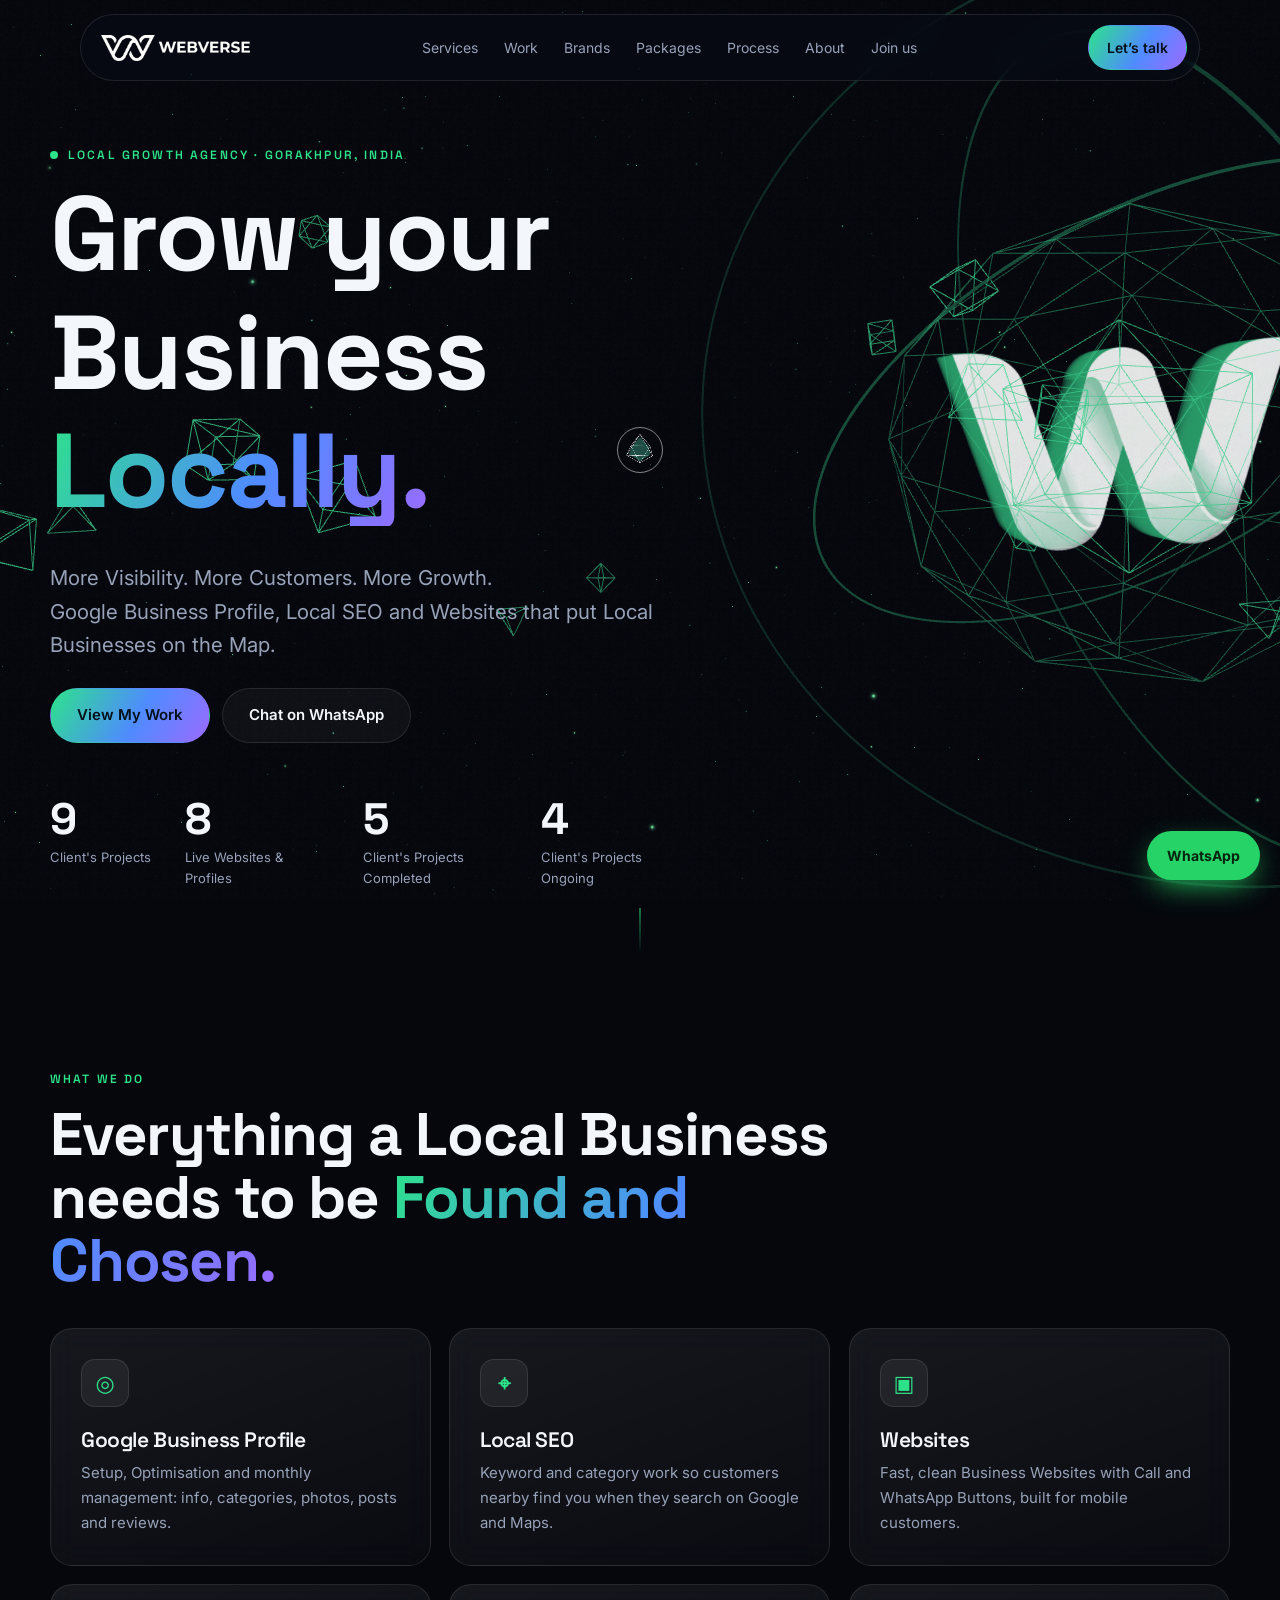
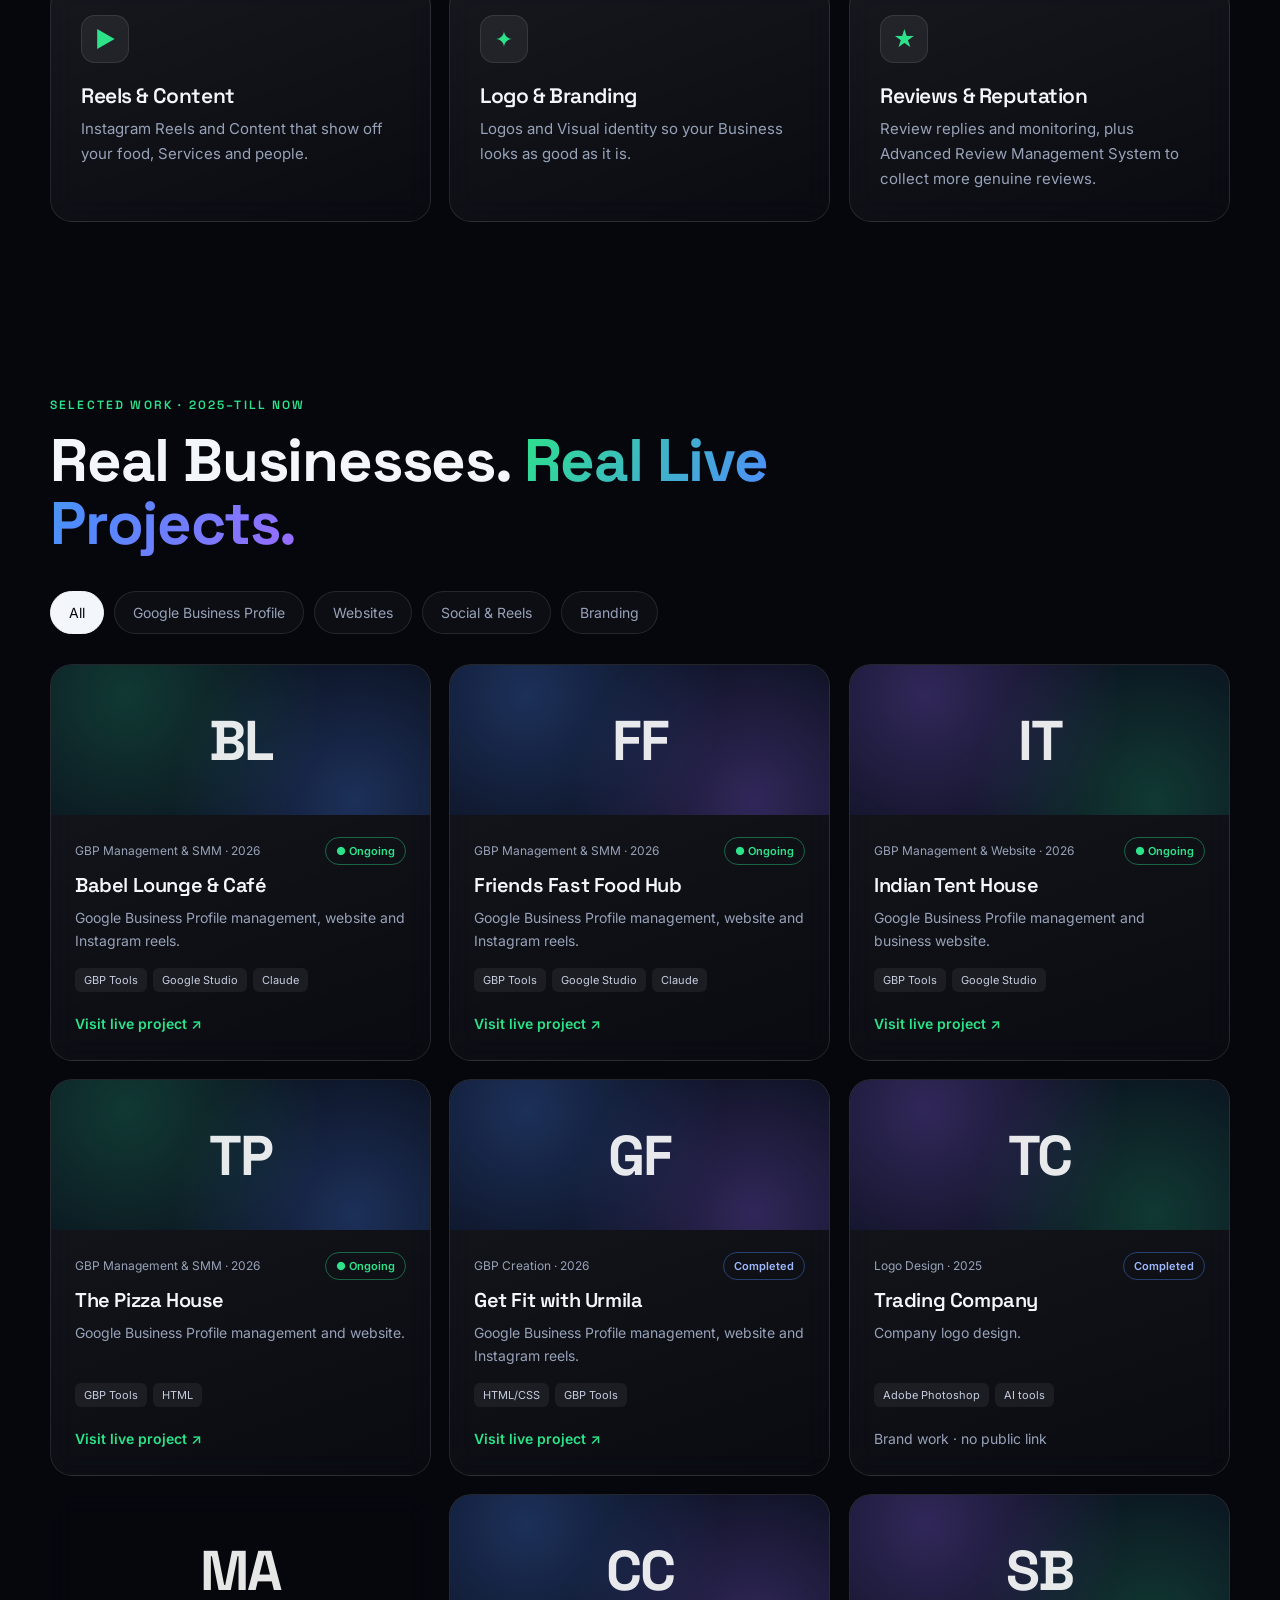
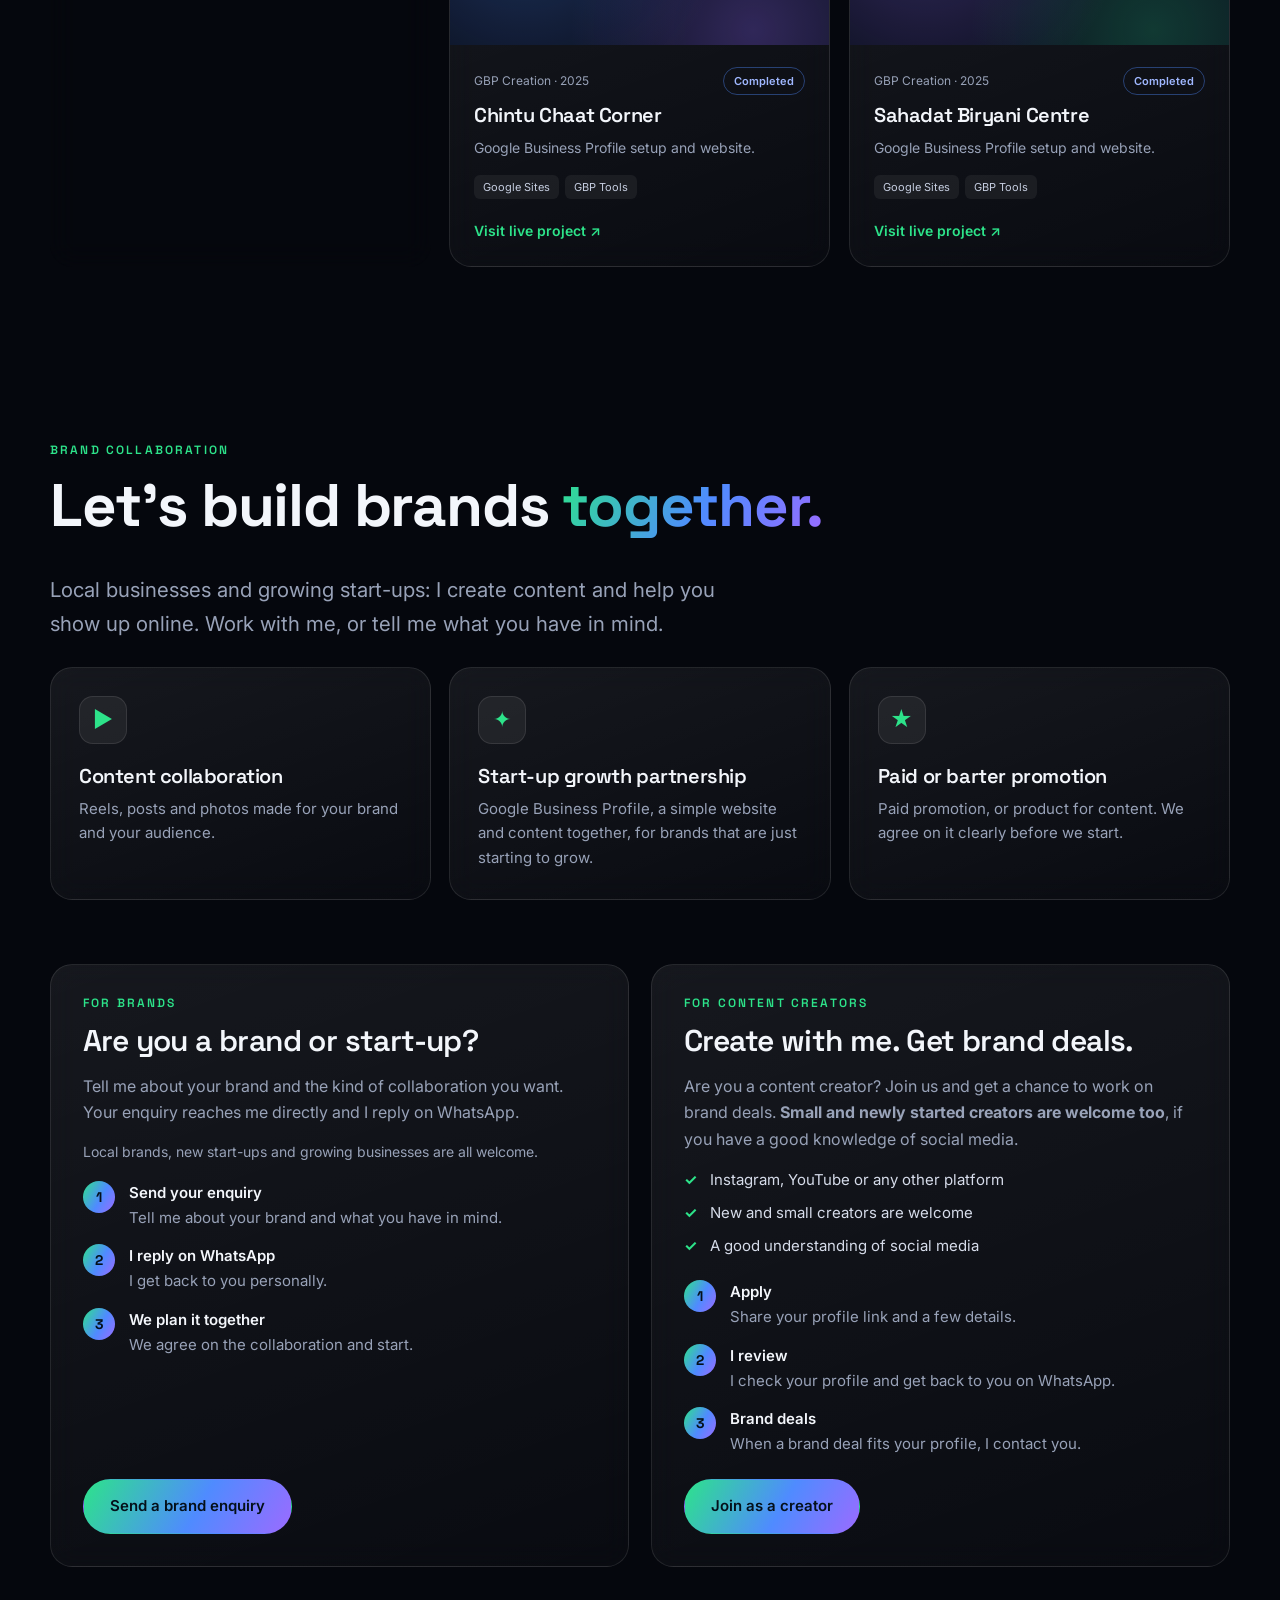
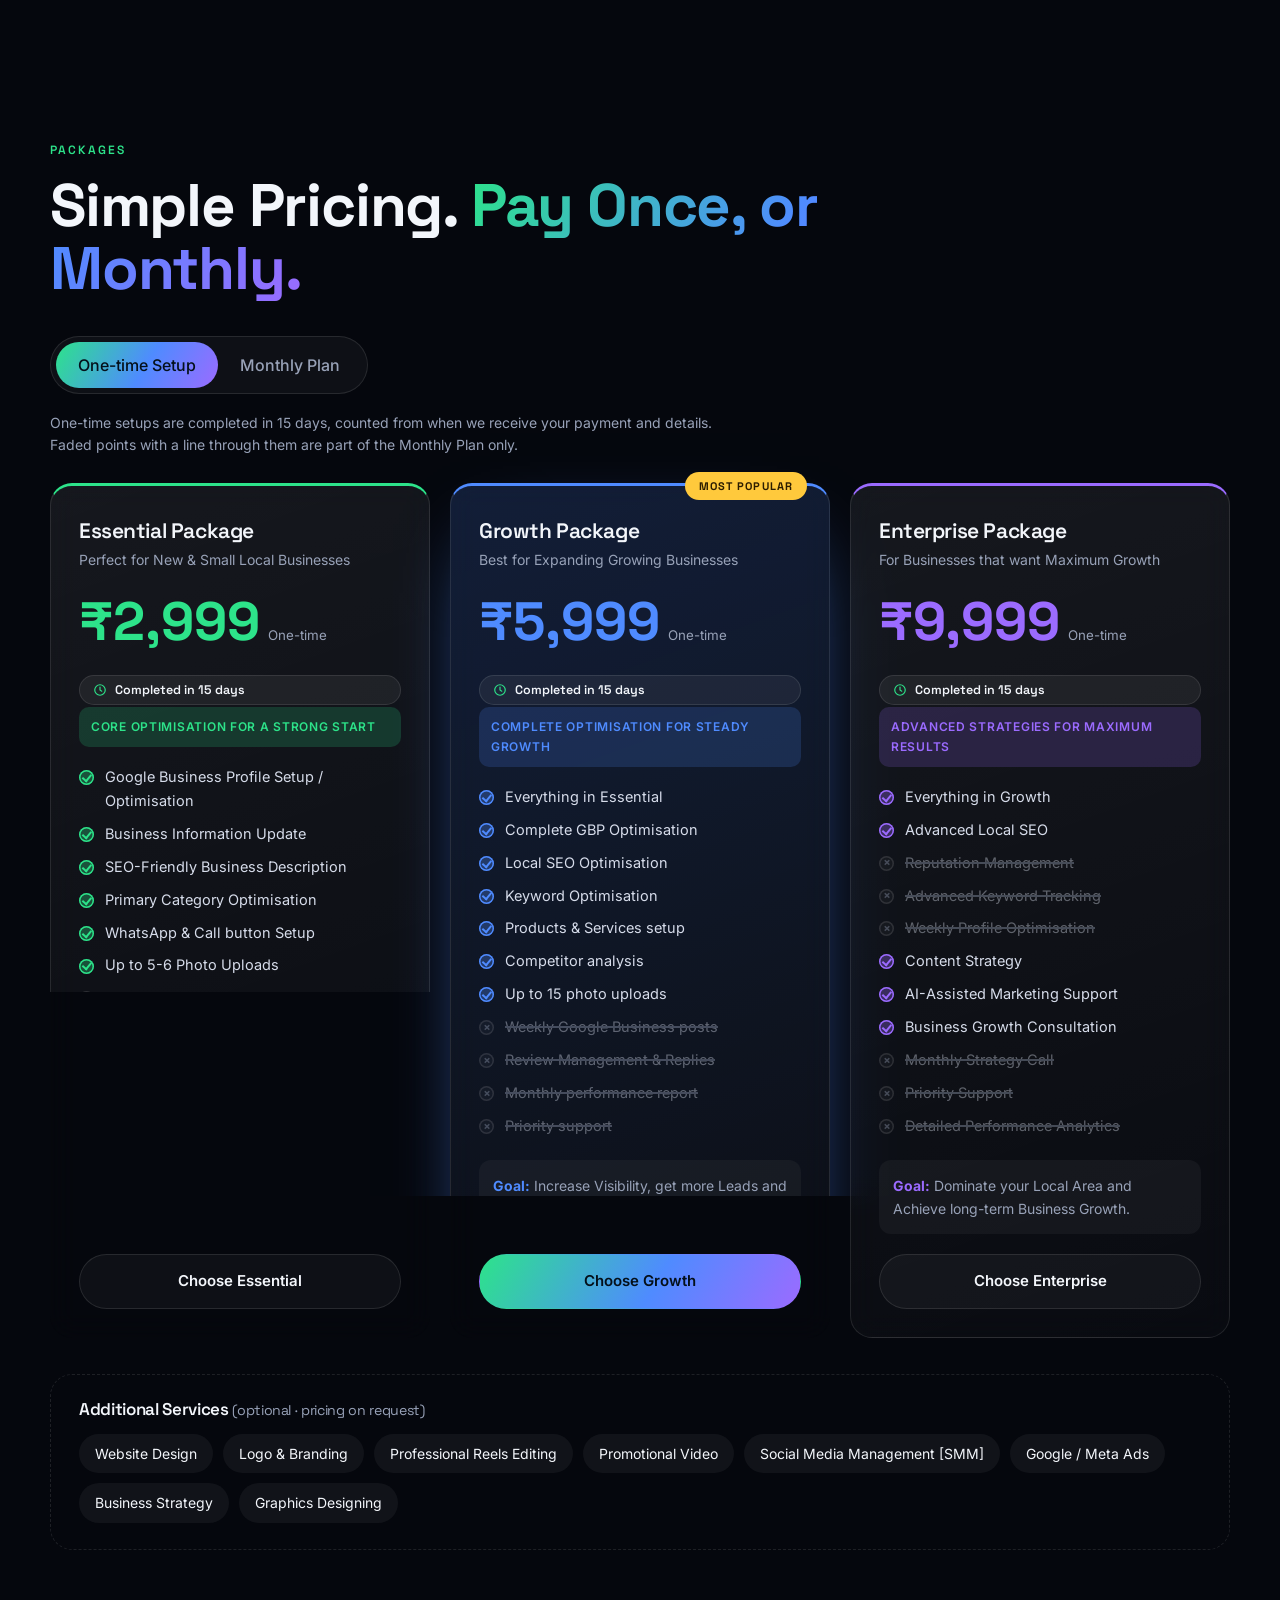
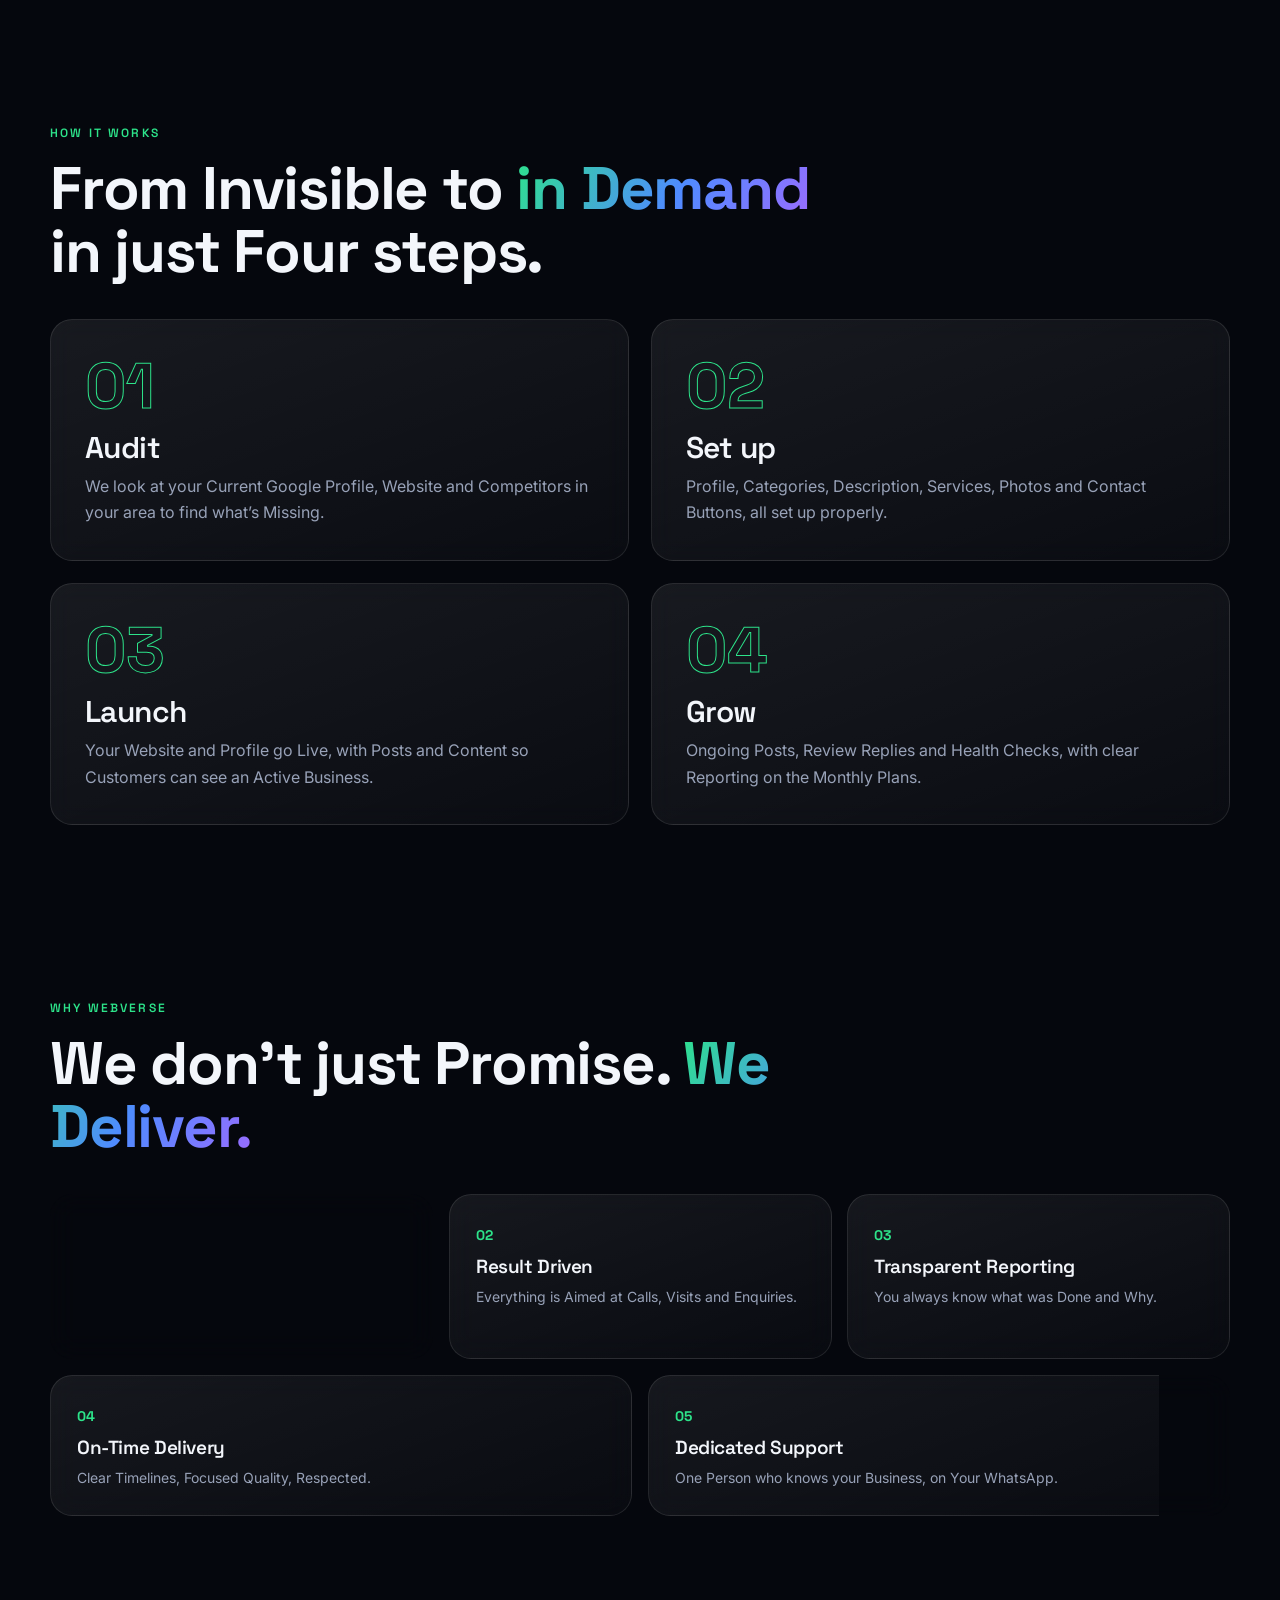
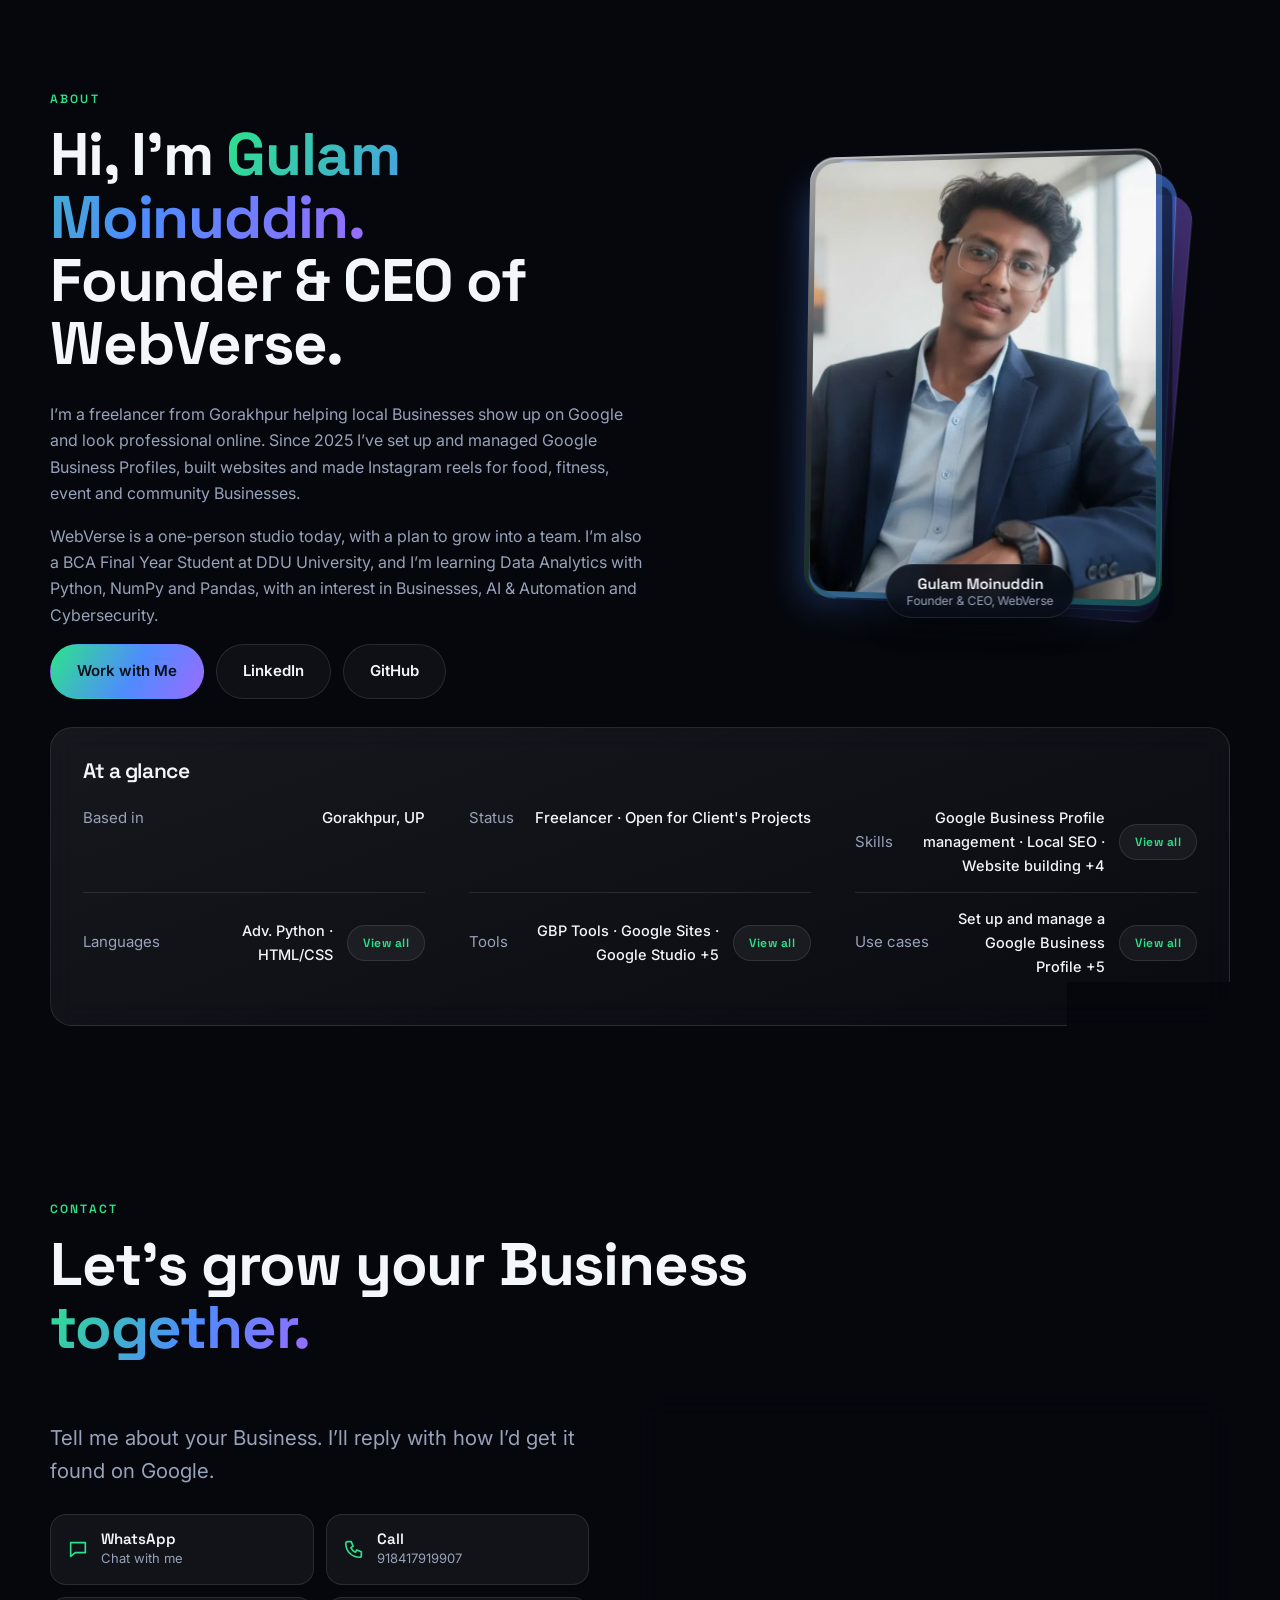
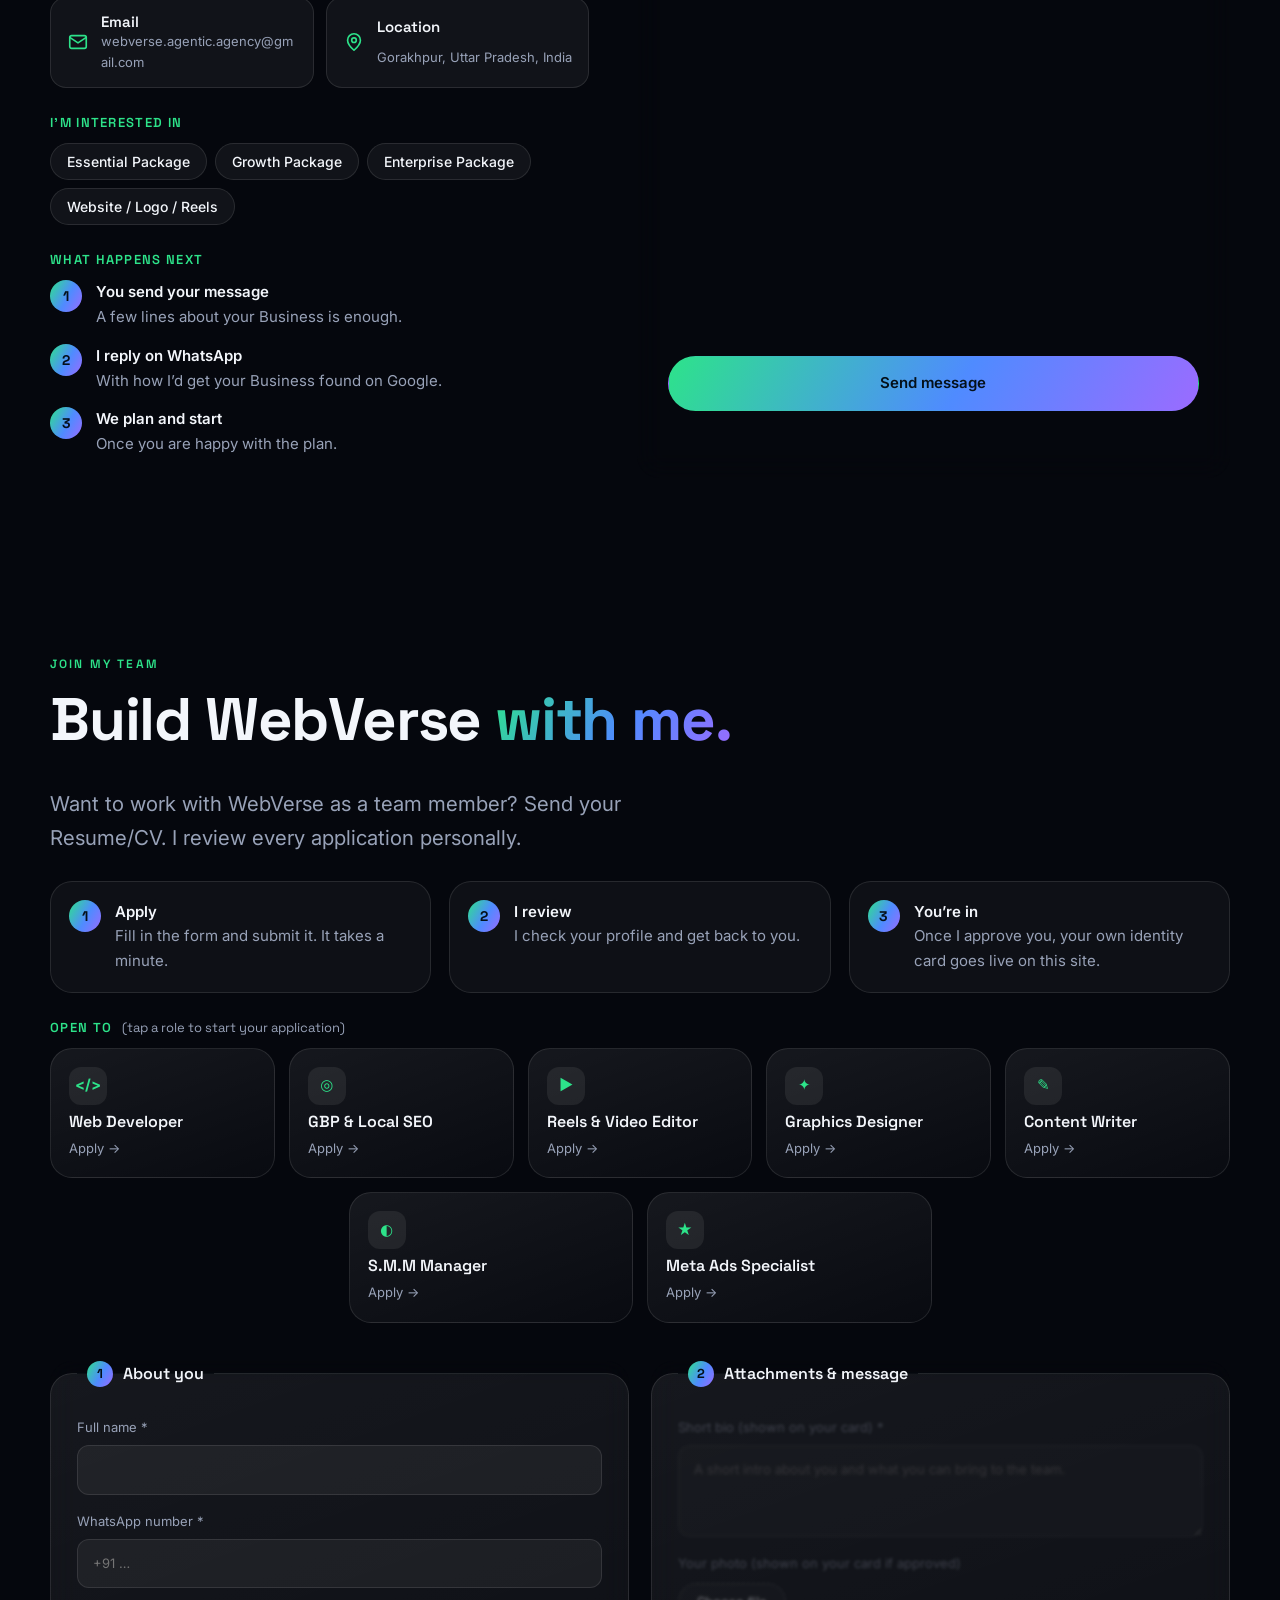
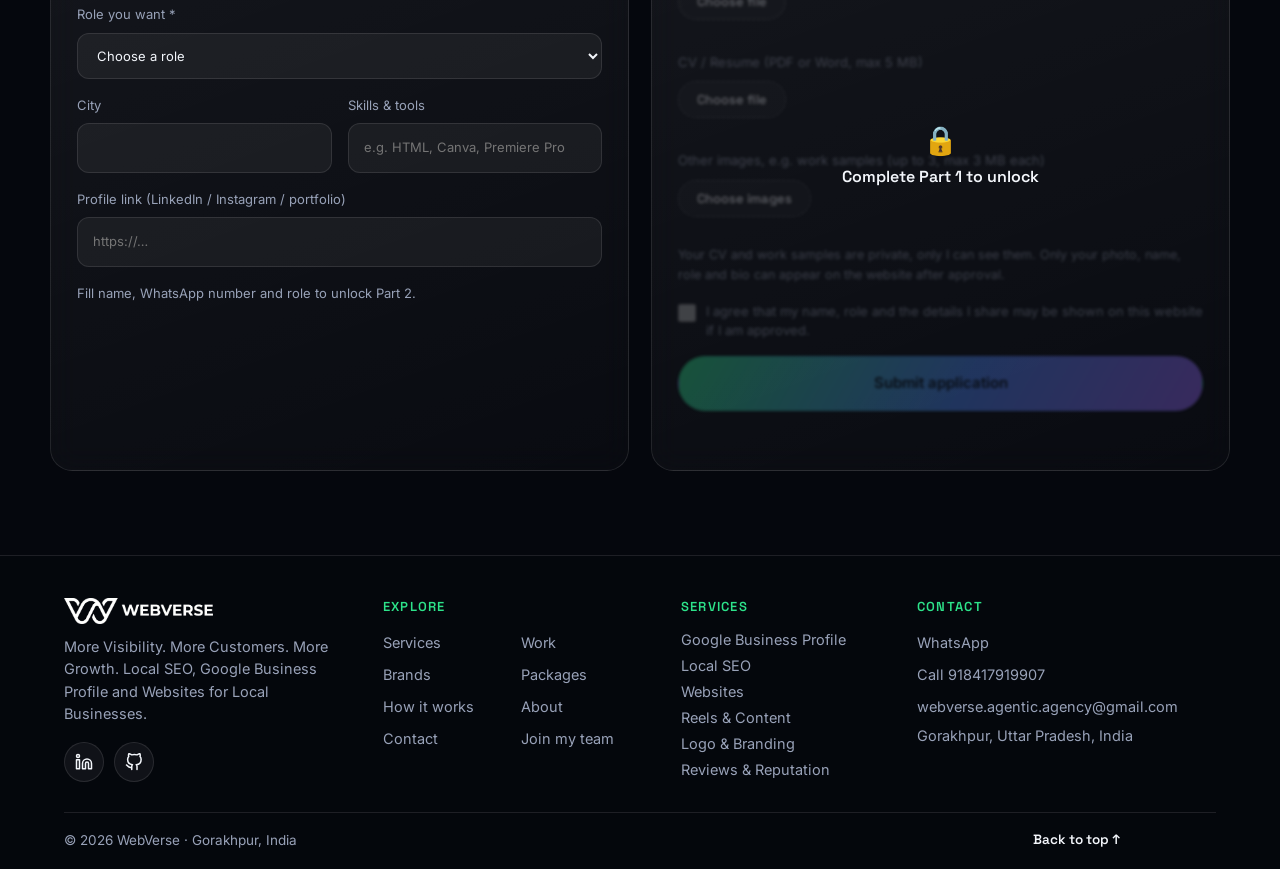
<file: index.html>
<!doctype html>
<html lang="en">
<head>
<meta charset="utf-8">
<meta name="viewport" content="width=device-width, initial-scale=1, viewport-fit=cover">
<title>WebVerse — Local Growth Agency, Gorakhpur</title>
<meta name="description" content="WebVerse helps local businesses get found on Google: Google Business Profile management, local SEO, websites, reels and branding. Based in Gorakhpur, Uttar Pradesh.">
<meta name="theme-color" content="#05070d">
<meta property="og:title" content="WebVerse — Grow Your Business Locally">
<meta property="og:description" content="More visibility. More customers. More growth. Google Business Profile, local SEO and websites for local businesses.">
<meta property="og:type" content="website">
<meta property="og:image" content="assets/og.png">
<link rel="icon" type="image/png" href="assets/favicon.png">
<link rel="preconnect" href="https://fonts.googleapis.com">
<link rel="preconnect" href="https://fonts.gstatic.com" crossorigin>
<link href="https://fonts.googleapis.com/css2?family=Inter:wght@400;500;600&family=Space+Grotesk:wght@500;600;700&display=swap" rel="stylesheet">
<link rel="stylesheet" href="css/style.css">
<script type="importmap">{"imports":{"three":"./vendor/three.module.min.js"}}</script>
<script type="application/ld+json">{"@context":"https://schema.org","@type":"ProfessionalService","name":"WebVerse","description":"Google Business Profile management, local SEO, websites and branding for local businesses.","areaServed":"Gorakhpur, Uttar Pradesh, India","address":{"@type":"PostalAddress","addressLocality":"Gorakhpur","addressRegion":"Uttar Pradesh","addressCountry":"IN"}}</script>
</head>
<body>
<canvas id="bg" aria-hidden="true"></canvas>
<div class="grain" aria-hidden="true"></div>
<div class="progress" aria-hidden="true"><i></i></div>

<!-- 3D cursor -->
<div class="cursor" aria-hidden="true">
  <div class="cursor-ring"><span></span></div>
  <div class="cursor-3d"><canvas width="160" height="160"></canvas></div>
</div>

<header class="nav" id="nav">
  <a class="brand" href="#top" aria-label="WebVerse home"><img src="assets/logo-wordmark.png" alt="WebVerse" width="180" height="31"></a>
  <nav class="links" id="mainNav" aria-label="Main">
    <a href="#services">Services</a><a href="#work">Work</a><a href="#brands">Brands</a><a href="#packages">Packages</a><a href="#process">Process</a><a href="#about">About</a><a href="#team" data-nav-team hidden>Team</a><a href="#join">Join us</a>
  </nav>
  <a class="btn btn-sm magnetic" href="#contact">Let’s talk</a>
  <button type="button" class="nav-toggle" id="navToggle" aria-label="Open menu" aria-expanded="false" aria-controls="mainNav"><span></span><span></span><span></span></button>
</header>

<main id="top">

<section class="hero" data-hue="#2de38a" data-x="4.4" data-s="1">
  <div class="wrap hero-grid">
    <div>
      <p class="eyebrow reveal"><span class="dot"></span> Local growth agency · Gorakhpur, India</p>
      <h1 class="split" data-split>Grow your Business <em>Locally.</em></h1>
      <p class="lead reveal" style="--d:.5s">More Visibility. More Customers. More Growth.<br>Google Business Profile, Local SEO and Websites that put Local Businesses on the Map.</p>
      <div class="cta-row reveal" style="--d:.65s">
        <a class="btn magnetic" href="#work" data-cursor-label="Explore">View My Work</a>
        <a class="btn btn-ghost magnetic" data-wa href="#contact">Chat on WhatsApp</a>
      </div>
      <dl class="stats reveal" style="--d:.8s">
        <div><dt><span data-count="9">0</span></dt><dd>Client's Projects</dd></div>
        <div><dt><span data-count="8">0</span></dt><dd>Live Websites &amp; Profiles</dd></div>
        <div><dt><span data-count="5">0</span></dt><dd>Client's Projects Completed</dd></div>
        <div><dt><span data-count="4">0</span></dt><dd>Client's Projects Ongoing</dd></div>
      </dl>
    </div>
  </div>
  <div class="scroll-hint" aria-hidden="true"><span></span></div>
</section>

<!-- SERVICES -->
<section id="services" class="section" data-hue="#4f8bff" data-x="-6.2" data-s=".5">
  <div class="wrap">
    <p class="eyebrow reveal">What we do</p>
    <h2 class="reveal">Everything a Local Business needs to be <em>Found and Chosen.</em></h2>
    <div class="cards">
      <article class="card tilt reveal"><b class="ico">◎</b><h3>Google Business Profile</h3><p>Setup, Optimisation and monthly management: info, categories, photos, posts and reviews.</p></article>
      <article class="card tilt reveal" style="--d:.08s"><b class="ico">⌖</b><h3>Local SEO</h3><p>Keyword and category work so customers nearby find you when they search on Google and Maps.</p></article>
      <article class="card tilt reveal" style="--d:.16s"><b class="ico">▣</b><h3>Websites</h3><p>Fast, clean Business Websites with Call and WhatsApp Buttons, built for mobile customers.</p></article>
      <article class="card tilt reveal" style="--d:.24s"><b class="ico">▶</b><h3>Reels &amp; Content</h3><p>Instagram Reels and Content that show off your food, Services and people.</p></article>
      <article class="card tilt reveal" style="--d:.32s"><b class="ico">✦</b><h3>Logo &amp; Branding</h3><p>Logos and Visual identity so your Business looks as good as it is.</p></article>
      <article class="card tilt reveal" style="--d:.4s"><b class="ico">★</b><h3>Reviews &amp; Reputation</h3><p>Review replies and monitoring, plus Advanced Review Management System to collect more genuine reviews.</p></article>
    </div>
  </div>
</section>

<!-- WORK -->
<section id="work" class="section" data-hue="#9b6bff" data-x="6.2" data-s=".5">
  <div class="wrap">
    <p class="eyebrow reveal">Selected work · 2025–Till Now</p>
    <h2 class="reveal">Real Businesses. <em>Real Live Projects.</em></h2>
    <div class="filters reveal" role="tablist" aria-label="Filter projects">
      <button class="chip is-on" data-f="all">All</button>
      <button class="chip" data-f="gbp">Google Business Profile</button>
      <button class="chip" data-f="web">Websites</button>
      <button class="chip" data-f="social">Social &amp; Reels</button>
      <button class="chip" data-f="brand">Branding</button>
    </div>
    <div class="work-grid" id="workGrid"></div>
  </div>
</section>

<section id="brands" class="section" data-hue="#4f8bff" data-x="6.2" data-s=".45">
  <div class="wrap">
    <p class="eyebrow reveal">Brand collaboration</p>
    <h2 class="reveal">Let’s build brands <em>together.</em></h2>
    <p class="lead reveal">Local businesses and growing start-ups: I create content and help you show up online. Work with me, or tell me what you have in mind.</p>

    <div class="collab-grid">
      <article class="collab reveal"><span class="ico">▶</span><h3>Content collaboration</h3><p>Reels, posts and photos made for your brand and your audience.</p></article>
      <article class="collab reveal"><span class="ico">✦</span><h3>Start-up growth partnership</h3><p>Google Business Profile, a simple website and content together, for brands that are just starting to grow.</p></article>
      <article class="collab reveal"><span class="ico">★</span><h3>Paid or barter promotion</h3><p>Paid promotion, or product for content. We agree on it clearly before we start.</p></article>
    </div>

    <div id="brandWallBox" hidden>
      <h3 class="wall-title reveal">Brands I’ve collaborated with</h3>
      <div class="brand-wall" id="brandWall"></div>
    </div>

    <div class="cta-cards">
      <article class="cta-card reveal" id="brand-collab">
        <p class="eyebrow">For brands</p>
        <h3>Are you a brand or start-up?</h3>
        <p class="lead">Tell me about your brand and the kind of collaboration you want. Your enquiry reaches me directly and I reply on WhatsApp.</p>
        <p class="muted">Local brands, new start-ups and growing businesses are all welcome.</p>
        <ol class="join-steps">
          <li><b>1</b><span><strong>Send your enquiry</strong> Tell me about your brand and what you have in mind.</span></li>
          <li><b>2</b><span><strong>I reply on WhatsApp</strong> I get back to you personally.</span></li>
          <li><b>3</b><span><strong>We plan it together</strong> We agree on the collaboration and start.</span></li>
        </ol>
        <button type="button" class="btn magnetic" data-open-dialog="brandDialog">Send a brand enquiry</button>
      </article>
      <article class="cta-card reveal" id="creators" style="--d:.1s">
        <p class="eyebrow">For content creators</p>
        <h3>Create with me. Get brand deals.</h3>
        <p class="lead">Are you a content creator? Join us and get a chance to work on brand deals. <strong>Small and newly started creators are welcome too</strong>, if you have a good knowledge of social media.</p>
        <ul class="ticks">
          <li>Instagram, YouTube or any other platform</li>
          <li>New and small creators are welcome</li>
          <li>A good understanding of social media</li>
        </ul>
        <ol class="join-steps">
          <li><b>1</b><span><strong>Apply</strong> Share your profile link and a few details.</span></li>
          <li><b>2</b><span><strong>I review</strong> I check your profile and get back to you on WhatsApp.</span></li>
          <li><b>3</b><span><strong>Brand deals</strong> When a brand deal fits your profile, I contact you.</span></li>
        </ol>
        <button type="button" class="btn magnetic" data-open-dialog="creatorDialog">Join as a creator</button>
      </article>
    </div>
  </div>
</section>

<!-- PACKAGES -->
<section id="packages" class="section" data-hue="#2de38a" data-x="6.2" data-s=".45">
  <div class="wrap">
    <p class="eyebrow reveal">Packages</p>
    <h2 class="reveal">Simple Pricing. <em>Pay Once, or Monthly.</em></h2>
    <div class="toggle reveal" role="group" aria-label="Billing">
      <button class="is-on" data-mode="setup" aria-pressed="true">One-time Setup</button>
      <button data-mode="month" aria-pressed="false">Monthly Plan</button>
      <i></i>
    </div>
    <p class="mode-note reveal" id="modeNote">One-time setups are completed in 15 days, counted from when we receive your payment and details.<br>Faded points with a line through them are part of the Monthly Plan only.</p>
    <div class="pricing" id="pricing" data-mode="setup">
      <article class="plan tilt reveal" style="--c:#2de38a">
        <header><h3>Essential Package</h3><p>Perfect for New &amp; Small Local Businesses</p></header>
        <div class="price" data-setup="₹2,999" data-month="₹1,499"><strong>₹2,999</strong><small>One-time</small></div>
        <p class="eta"><svg viewBox="0 0 24 24" width="14" height="14" fill="none" stroke="currentColor" stroke-width="2" stroke-linecap="round" stroke-linejoin="round" aria-hidden="true"><circle cx="12" cy="12" r="9"/><path d="M12 7v5l3 2"/></svg>Completed in 15 days</p>
        <p class="tag">Core Optimisation for a strong start</p>
        <ul>
          <li>Google Business Profile Setup / Optimisation</li><li>Business Information Update</li><li>SEO-Friendly Business Description</li><li>Primary Category Optimisation</li><li>WhatsApp &amp; Call button Setup</li><li>Up to <span class="v-setup">5-6</span><span class="v-month">7-8</span> Photo Uploads</li><li class="m"><span class="t">Monthly Profile Health Check</span><span class="vh"> (monthly plan only)</span></li><li class="m"><span class="t">Basic Review Management</span><span class="vh"> (monthly plan only)</span></li><li class="m"><span class="t">4-5 Google Posts Per Month</span><span class="vh"> (monthly plan only)</span></li>
        </ul>
        <p class="goal"><b>Goal:</b> Build a Solid Online Presence and get Found on Google.</p>
        <a class="btn btn-ghost magnetic" href="#contact" data-pick="Essential">Choose Essential</a>
      </article>
      <article class="plan plan-hot tilt reveal" style="--c:#4f8bff;--d:.1s">
        <span class="badge">Most popular</span>
        <header><h3>Growth Package</h3><p>Best for Expanding Growing Businesses</p></header>
        <div class="price" data-setup="₹5,999" data-month="₹2,999"><strong>₹5,999</strong><small>One-time</small></div>
        <p class="eta"><svg viewBox="0 0 24 24" width="14" height="14" fill="none" stroke="currentColor" stroke-width="2" stroke-linecap="round" stroke-linejoin="round" aria-hidden="true"><circle cx="12" cy="12" r="9"/><path d="M12 7v5l3 2"/></svg>Completed in 15 days</p>
        <p class="tag">Complete Optimisation for Steady Growth</p>
        <ul>
          <li>Everything in Essential</li><li>Complete GBP Optimisation</li><li>Local SEO Optimisation</li><li>Keyword Optimisation</li><li>Products &amp; Services setup</li><li>Competitor analysis</li><li>Up to 15 photo uploads</li><li class="m"><span class="t">Weekly Google Business posts</span><span class="vh"> (monthly plan only)</span></li><li class="m"><span class="t">Review Management &amp; Replies</span><span class="vh"> (monthly plan only)</span></li><li class="m"><span class="t">Monthly performance report</span><span class="vh"> (monthly plan only)</span></li><li class="m"><span class="t">Priority support</span><span class="vh"> (monthly plan only)</span></li>
        </ul>
        <p class="goal"><b>Goal:</b> Increase Visibility, get more Leads and stay ahead of Competitors.</p>
        <a class="btn magnetic" href="#contact" data-pick="Growth">Choose Growth</a>
      </article>
      <article class="plan tilt reveal" style="--c:#9b6bff;--d:.2s">
        <header><h3>Enterprise Package</h3><p>For Businesses that want Maximum Growth</p></header>
        <div class="price" data-setup="₹9,999" data-month="₹5,999"><strong>₹9,999</strong><small>One-time</small></div>
        <p class="eta"><svg viewBox="0 0 24 24" width="14" height="14" fill="none" stroke="currentColor" stroke-width="2" stroke-linecap="round" stroke-linejoin="round" aria-hidden="true"><circle cx="12" cy="12" r="9"/><path d="M12 7v5l3 2"/></svg>Completed in 15 days</p>
        <p class="tag">Advanced strategies for maximum results</p>
        <ul>
          <li>Everything in Growth</li><li>Advanced Local SEO</li><li class="m"><span class="t">Reputation Management</span><span class="vh"> (monthly plan only)</span></li><li class="m"><span class="t">Advanced Keyword Tracking</span><span class="vh"> (monthly plan only)</span></li><li class="m"><span class="t">Weekly Profile Optimisation</span><span class="vh"> (monthly plan only)</span></li><li>Content Strategy</li><li>AI-Assisted Marketing Support</li><li>Business Growth Consultation</li><li class="m"><span class="t">Monthly Strategy Call</span><span class="vh"> (monthly plan only)</span></li><li class="m"><span class="t">Priority Support</span><span class="vh"> (monthly plan only)</span></li><li class="m"><span class="t">Detailed Performance Analytics</span><span class="vh"> (monthly plan only)</span></li>
        </ul>
        <p class="goal"><b>Goal:</b> Dominate your Local Area and Achieve long-term Business Growth.</p>
        <a class="btn btn-ghost magnetic" href="#contact" data-pick="Enterprise">Choose Enterprise</a>
      </article>
    </div>
    <div class="addons reveal">
      <h3>Additional Services <small>(optional · pricing on request)</small></h3>
      <ul><li>Website Design</li><li>Logo &amp; Branding</li><li>Professional Reels Editing</li><li>Promotional Video</li><li>Social Media Management [SMM]</li><li>Google / Meta Ads</li><li>Business Strategy</li><li>Graphics Designing</li></ul>
    </div>
  </div>
</section>

<!-- PROCESS -->
<section id="process" class="section process" data-hue="#2de38a" data-x="0" data-s=".5">
  <div class="wrap">
    <p class="eyebrow reveal">How it works</p>
    <h2 class="reveal">From Invisible to <em>in Demand</em> in just Four steps.</h2>
    <ol class="steps" id="steps">
      <li data-from="tl" style="--i:0"><span>01</span><h3>Audit</h3><p>We look at your Current Google Profile, Website and Competitors in your area to find what’s Missing.</p></li>
      <li data-from="tr" style="--i:1"><span>02</span><h3>Set up</h3><p>Profile, Categories, Description, Services, Photos and Contact Buttons, all set up properly.</p></li>
      <li data-from="bl" style="--i:2"><span>03</span><h3>Launch</h3><p>Your Website and Profile go Live, with Posts and Content so Customers can see an Active Business.</p></li>
      <li data-from="br" style="--i:3"><span>04</span><h3>Grow</h3><p>Ongoing Posts, Review Replies and Health Checks, with clear Reporting on the Monthly Plans.</p></li>
    </ol>
  </div>
</section>

<!-- WHY -->
<section class="section" data-hue="#4f8bff" data-x="6.2" data-s=".5">
  <div class="wrap">
    <p class="eyebrow reveal">Why WebVerse</p>
    <h2 class="reveal">We don’t just Promise. <em>We Deliver.</em></h2>
    <div class="why">
      <div class="tilt reveal"><b>01</b><h3>Proven Strategies</h3><p>Methods used on Real-World Local Businesses, not Theory.</p></div>
      <div class="tilt reveal" style="--d:.08s"><b>02</b><h3>Result Driven</h3><p>Everything is Aimed at Calls, Visits and Enquiries.</p></div>
      <div class="tilt reveal" style="--d:.16s"><b>03</b><h3>Transparent Reporting</h3><p>You always know what was Done and Why.</p></div>
      <div class="tilt reveal" style="--d:.24s"><b>04</b><h3>On-Time Delivery</h3><p>Clear Timelines, Focused Quality, Respected.</p></div>
      <div class="tilt reveal" style="--d:.32s"><b>05</b><h3>Dedicated Support</h3><p>One Person who knows your Business, on Your WhatsApp.</p></div>
    </div>
  </div>
</section>

<!-- ABOUT -->
<section id="about" class="section" data-hue="#9b6bff" data-x="6.2" data-s=".45">
  <div class="wrap about">
    <div class="about-text">
      <p class="eyebrow reveal">About</p>
      <h2 class="reveal">Hi, I’m <em>Gulam Moinuddin.</em><br>Founder & CEO of WebVerse.</h2>
      <p class="reveal">I’m a freelancer from Gorakhpur helping local Businesses show up on Google and look professional online. Since 2025 I’ve set up and managed Google Business Profiles, built websites and made Instagram reels for food, fitness, event and community Businesses.</p>
      <p class="reveal">WebVerse is a one-person studio today, with a plan to grow into a team. I’m also a BCA Final Year Student at DDU University, and I’m learning Data Analytics with Python, NumPy and Pandas, with an interest in Businesses, AI & Automation and Cybersecurity.</p>
      <div class="cta-row reveal">
        <a class="btn magnetic" href="#contact">Work with Me</a>
        <a class="btn btn-ghost magnetic" data-ln href="#" target="_blank" rel="noopener">LinkedIn</a>
        <a class="btn btn-ghost magnetic" data-gh href="#" target="_blank" rel="noopener">GitHub</a>
      </div>
    </div>
    <div class="about-side">
    <figure class="about-photo">
      <span class="plate plate-b" aria-hidden="true"></span>
      <span class="plate plate-a" aria-hidden="true"></span>
      <div class="frame"><img src="assets/gulam.jpg" alt="Gulam, founder of WebVerse" width="800" height="1000" loading="lazy"></div>
      <figcaption><b>Gulam Moinuddin</b><span>Founder & CEO, WebVerse</span></figcaption>
    </figure>
    <div class="about-card tilt reveal">
      <h3>At a glance</h3>
      <ul>
        <li><span>Based in</span><b>Gorakhpur, UP</b></li>
        <li><span>Status</span><b>Freelancer · Open for Client's Projects</b></li>
        <li class="has-more"><span>Skills</span><b data-sum="skills">…</b><button type="button" class="more" data-open="skills">View all</button></li>
        <li class="has-more"><span>Languages</span><b data-sum="languages">…</b><button type="button" class="more" data-open="languages">View all</button></li>
        <li class="has-more"><span>Tools</span><b data-sum="tools">…</b><button type="button" class="more" data-open="tools">View all</button></li>
        <li class="has-more"><span>Use cases</span><b data-sum="usecases">…</b><button type="button" class="more" data-open="usecases">View all</button></li>
      </ul>
    </div>
    </div>
  </div>
</section>

<section id="team" class="section" data-hue="#4f8bff" data-x="-6.2" data-s=".5" hidden>
  <div class="wrap">
    <p class="eyebrow reveal">The team</p>
    <h2 class="reveal">The people behind <em>WebVerse.</em></h2>
    <div class="team-grid" id="teamGrid"></div>
  </div>
</section>

<!-- CONTACT -->
<section id="contact" class="section contact" data-hue="#2de38a" data-x="6.2" data-s=".4">
  <div class="wrap">
    <p class="eyebrow reveal">Contact</p>
    <h2 class="reveal">Let’s grow your Business <em>together.</em></h2>
    <div class="contact-grid">
      <div class="reveal join-left">
        <p class="lead">Tell me about your Business. I’ll reply with how I’d get it found on Google.</p>
        <div class="tiles">
          <a class="tile" data-wa href="#contact" hidden><svg viewBox="0 0 24 24" width="22" height="22" fill="none" stroke="currentColor" stroke-width="1.8" stroke-linecap="round" stroke-linejoin="round" aria-hidden="true"><path d="M4 5h16v11H9l-5 4z"/></svg><b>WhatsApp</b><span>Chat with me</span></a>
          <a class="tile" data-tel href="#" hidden><svg viewBox="0 0 24 24" width="22" height="22" fill="none" stroke="currentColor" stroke-width="1.8" stroke-linecap="round" stroke-linejoin="round" aria-hidden="true"><path d="M5 4h4l2 5-2.5 1.5a11 11 0 0 0 5 5L15 13l5 2v4a2 2 0 0 1-2 2A15 15 0 0 1 3 6a2 2 0 0 1 2-2z"/></svg><b>Call</b><span data-fill="phone"></span></a>
          <a class="tile" data-mail href="#" hidden><svg viewBox="0 0 24 24" width="22" height="22" fill="none" stroke="currentColor" stroke-width="1.8" stroke-linecap="round" stroke-linejoin="round" aria-hidden="true"><rect x="3" y="5" width="18" height="14" rx="2"/><path d="m3 7 9 6 9-6"/></svg><b>Email</b><span data-fill="email"></span></a>
          <div class="tile tile-static"><svg viewBox="0 0 24 24" width="22" height="22" fill="none" stroke="currentColor" stroke-width="1.8" stroke-linecap="round" stroke-linejoin="round" aria-hidden="true"><path d="M12 21s7-6.2 7-11a7 7 0 0 0-14 0c0 4.8 7 11 7 11z"/><circle cx="12" cy="10" r="2.5"/></svg><b>Location</b><span id="loc"></span></div>
          <a class="tile" data-book target="_blank" rel="noopener" href="#" hidden><svg viewBox="0 0 24 24" width="22" height="22" fill="none" stroke="currentColor" stroke-width="1.8" stroke-linecap="round" stroke-linejoin="round" aria-hidden="true"><rect x="3" y="5" width="18" height="16" rx="2"/><path d="M8 3v4M16 3v4M3 10h18"/></svg><b>Book a call</b><span>Pick a time</span></a>
          <a class="tile" data-ig target="_blank" rel="noopener" href="#" hidden><svg viewBox="0 0 24 24" width="22" height="22" fill="none" stroke="currentColor" stroke-width="1.8" stroke-linecap="round" stroke-linejoin="round" aria-hidden="true"><rect x="3" y="3" width="18" height="18" rx="5"/><circle cx="12" cy="12" r="4"/></svg><b>Instagram</b><span>See my work</span></a>
        </div>
        <p class="mini-h">I’m interested in</p>
        <div class="qchips" id="qchips" role="group" aria-label="Quick pick">
          <button type="button" data-interest="Essential">Essential Package</button>
          <button type="button" data-interest="Growth">Growth Package</button>
          <button type="button" data-interest="Enterprise">Enterprise Package</button>
          <button type="button" data-interest="Website / Logo / Reels">Website / Logo / Reels</button>
        </div>
        <p class="mini-h">What happens next</p>
        <ol class="join-steps">
          <li><b>1</b><span><strong>You send your message</strong> A few lines about your Business is enough.</span></li>
          <li><b>2</b><span><strong>I reply on WhatsApp</strong> With how I’d get your Business found on Google.</span></li>
          <li><b>3</b><span><strong>We plan and start</strong> Once you are happy with the plan.</span></li>
        </ol>
      </div>
      <form id="leadForm" class="form tilt reveal" novalidate>
        <label>Your name<input name="name" required autocomplete="name"></label>
        <label>Phone / WhatsApp<input name="phone" inputmode="tel" autocomplete="tel"></label>
        <label>Business name<input name="business"></label>
        <label>Interested in
          <select name="package"><option>Not sure yet</option><option>Essential</option><option>Growth</option><option>Enterprise</option><option>Website / Logo / Reels</option></select>
        </label>
        <label>Message<textarea name="message" rows="4" placeholder="What does your Business do, and what do you want to improve?"></textarea></label>
        <input type="text" name="_gotcha" tabindex="-1" autocomplete="off" style="display:none">
        <button class="btn magnetic" type="submit">Send message</button>
        <p class="form-note" id="formNote" role="status"></p>
      </form>
    </div>
  </div>
</section>

<!-- JOIN MY TEAM (last) -->
<section id="join" class="section" data-hue="#9b6bff" data-x="6.2" data-s=".45">
  <div class="wrap">
    <p class="eyebrow reveal">Join My Team</p>
    <h2 class="reveal">Build WebVerse <em>with me.</em></h2>
    <p class="lead reveal">Want to work with WebVerse as a team member? Send your Resume/CV. I review every application personally.</p>
    <ol class="join-steps row3 reveal">
      <li><b>1</b><span><strong>Apply</strong> Fill in the form and submit it. It takes a minute.</span></li>
      <li><b>2</b><span><strong>I review</strong> I check your profile and get back to you.</span></li>
      <li><b>3</b><span><strong>You’re in</strong> Once I approve you, your own identity card goes live on this site.</span></li>
    </ol>
    <p class="mini-h reveal">Open to <small>(tap a role to start your application)</small></p>
    <div class="roles reveal" id="roles"><button type="button" class="role" data-role="Web Developer"><i aria-hidden="true">&lt;/&gt;</i><b>Web Developer</b><span>Apply →</span></button><button type="button" class="role" data-role="GBP & Local SEO"><i aria-hidden="true">◎</i><b>GBP &amp; Local SEO</b><span>Apply →</span></button><button type="button" class="role" data-role="Reels & Video Editor"><i aria-hidden="true">▶</i><b>Reels &amp; Video Editor</b><span>Apply →</span></button><button type="button" class="role" data-role="Graphics Designer"><i aria-hidden="true">✦</i><b>Graphics Designer</b><span>Apply →</span></button><button type="button" class="role" data-role="Content Writer"><i aria-hidden="true">✎</i><b>Content Writer</b><span>Apply →</span></button><button type="button" class="role" data-role="S.M.M Manager"><i aria-hidden="true">◐</i><b>S.M.M Manager</b><span>Apply →</span></button><button type="button" class="role" data-role="Meta Ads Specialist"><i aria-hidden="true">★</i><b>Meta Ads Specialist</b><span>Apply →</span></button></div>

    <form id="joinForm" class="jform form reveal" novalidate>
      <div class="jparts">
        <fieldset class="jpart" id="jp1">
          <legend><b>1</b> About you</legend>
          <label>Full name *<input name="name" required maxlength="80" autocomplete="name"></label>
          <label>WhatsApp number *<input name="phone" inputmode="tel" autocomplete="tel" placeholder="+91 …"></label>
          <label>Role you want *
            <select name="role"><option value="">Choose a role</option><option>Web Developer</option><option>GBP &amp; Local SEO</option><option>Reels &amp; Video Editor</option><option>Graphics Designer</option><option>Content Writer</option><option>S.M.M Manager</option><option>Meta Ads Specialist</option><option>Other</option></select>
          </label>
          <div class="row">
            <label>City<input name="city" maxlength="60" autocomplete="address-level2"></label>
            <label>Skills &amp; tools<input name="skills" maxlength="200" placeholder="e.g. HTML, Canva, Premiere Pro"></label>
          </div>
          <label>Profile link (LinkedIn / Instagram / portfolio)<input name="link" inputmode="url" maxlength="300" placeholder="https://…"></label>
          <p class="unlock-hint" id="unlockHint">Fill name, WhatsApp number and role to unlock Part 2.</p>
        </fieldset>
        <fieldset class="jpart locked" id="jp2" disabled>
          <legend><b>2</b> Attachments &amp; message</legend>
          <div class="lockmsg" aria-hidden="true"><span>🔒</span>Complete Part 1 to unlock</div>
          <label>Short bio (shown on your card) *<textarea name="about" rows="3" maxlength="400" placeholder="A short intro about you and what you can bring to the team."></textarea></label>
          <label class="filebox">Your photo (shown on your card if approved)<input type="file" name="photoFile" accept="image/jpeg,image/png,image/webp"></label>
          <label class="filebox">CV / Resume (PDF or Word, max 5 MB)<input type="file" name="cv" accept=".pdf,.doc,.docx,application/pdf,application/msword,application/vnd.openxmlformats-officedocument.wordprocessingml.document"></label>
          <label class="filebox">Other images, e.g. work samples (up to 3, max 3 MB each)<input type="file" name="images" accept="image/jpeg,image/png,image/webp" multiple></label>
          <p class="muted attach-note">Your CV and work samples are private, only I can see them. Only your photo, name, role and bio can appear on the website after approval.</p>
          <label class="check"><input type="checkbox" name="consent"> <span>I agree that my name, role and the details I share may be shown on this website if I am approved.</span></label>
          <input type="text" name="_gotcha" tabindex="-1" autocomplete="off" style="display:none">
          <button class="btn magnetic" type="submit">Submit application</button>
          <p class="form-note" id="joinNote" role="status"></p>
        </fieldset>
      </div>
    </form>
  </div>
</section>
</main>

<footer class="footer">
  <div class="foot-grid">
    <div class="foot-brand">
      <img src="assets/logo-wordmark.png" alt="WebVerse" width="150" height="26">
      <p>More Visibility. More Customers. More Growth. Local SEO, Google Business Profile and Websites for Local Businesses.</p>
      <div class="socials" id="footSocials" aria-label="Social links"></div>
    </div>
    <nav class="foot-col foot-explore" aria-label="Explore">
      <h4>Explore</h4>
      <ul>
        <li><a href="#services">Services</a></li><li><a href="#work">Work</a></li><li><a href="#brands">Brands</a></li>
        <li><a href="#packages">Packages</a></li><li><a href="#process">How it works</a></li><li><a href="#about">About</a></li>
        <li><a href="#contact">Contact</a></li><li><a href="#join">Join my team</a></li>
      </ul>
    </nav>
    <div class="foot-col foot-services">
      <h4>Services</h4>
      <ul>
        <li>Google Business Profile</li><li>Local SEO</li><li>Websites</li>
        <li>Reels &amp; Content</li><li>Logo &amp; Branding</li><li>Reviews &amp; Reputation</li>
      </ul>
    </div>
    <div class="foot-col">
      <h4>Contact</h4>
      <ul id="footContact"></ul>
    </div>
  </div>
  <div class="foot-bar">
    <p>© <span id="yr"></span> WebVerse · Gorakhpur, India</p>
    <a class="totop" href="#top">Back to top ↑</a>
  </div>
</footer>

<a class="wa-float magnetic" data-wa href="#contact" aria-label="Chat on WhatsApp" hidden>WhatsApp</a>

<script src="js/config.js"></script>
<script type="module" src="js/main.js"></script>
<dialog id="brandDialog" class="fdialog" aria-labelledby="brandDlgTitle">
  <div class="gd-head"><h3 id="brandDlgTitle">Brand collaboration enquiry</h3><button type="button" class="gd-x" data-close-dialog aria-label="Close">✕</button></div>
  <form id="brandForm" class="form" novalidate>
          <p class="mini-h">Kind of collaboration</p>
        <div class="qchips" data-target="#brandForm [name=collab]" role="group" aria-label="Collaboration type">
          <button type="button" data-value="Content creation (reels / posts)">Content creation</button>
          <button type="button" data-value="Start-up growth partnership">Start-up growth</button>
          <button type="button" data-value="Paid promotion">Paid promotion</button>
          <button type="button" data-value="Barter (product for content)">Barter</button>
          <button type="button" data-value="Long-term partnership">Long-term partnership</button>
        </div>
          
        <div class="row">
          <label>Brand name *<input name="brand" required maxlength="80" autocomplete="organization"></label>
          <label>Contact person *<input name="contact" required maxlength="80" autocomplete="name"></label>
        </div>
        <div class="row">
          <label>WhatsApp number *<input name="phone" inputmode="tel" autocomplete="tel" placeholder="+91 …"></label>
          <label>Brand type
            <select name="btype"><option value="">Choose</option><option>Start-up</option><option>Local business</option><option>Established brand</option></select>
          </label>
        </div>
        <div class="row">
          <label>Stage
            <select name="stage"><option value="">Choose</option><option>Just starting</option><option>Growing</option><option>Established</option></select>
          </label>
          <label>Collaboration you want *
            <select name="collab"><option value="">Choose</option><option>Content creation (reels / posts)</option><option>Start-up growth partnership</option><option>Paid promotion</option><option>Barter (product for content)</option><option>Long-term partnership</option><option>Something else</option></select>
          </label>
        </div>
        <div class="row">
          <label>Budget (optional)<input name="budget" maxlength="60" placeholder="e.g. ₹5,000 / month, or barter"></label>
          <label>Instagram or website<input name="link" inputmode="url" maxlength="300" placeholder="https://…"></label>
        </div>
        <label>Message *<textarea name="message" rows="4" maxlength="1000" placeholder="Tell me about your brand and what you want to do together."></textarea></label>
        <input type="text" name="_gotcha" tabindex="-1" autocomplete="off" style="display:none">
        <button class="btn magnetic" type="submit">Send enquiry</button>
        <p class="form-note" id="brandNote" role="status"></p>
      </form>
</dialog>
<dialog id="creatorDialog" class="fdialog" aria-labelledby="creatorDlgTitle">
  <div class="gd-head"><h3 id="creatorDlgTitle">Join as a creator</h3><button type="button" class="gd-x" data-close-dialog aria-label="Close">✕</button></div>
  <form id="creatorForm" class="form" novalidate>
          <p class="mini-h">Your main platform</p>
          <div class="qchips" data-target="#creatorForm [name=platform]" role="group" aria-label="Main platform">
            <button type="button" data-value="Instagram">Instagram</button>
            <button type="button" data-value="YouTube">YouTube</button>
            <button type="button" data-value="Facebook">Facebook</button>
            <button type="button" data-value="Other">Other</button>
          </div>
          
          <div class="row">
            <label>Full name *<input name="name" required maxlength="80" autocomplete="name"></label>
            <label>WhatsApp number *<input name="phone" inputmode="tel" autocomplete="tel" placeholder="+91 …"></label>
          </div>
          <div class="row">
            <label>Main platform *
              <select name="platform"><option value="">Choose</option><option>Instagram</option><option>YouTube</option><option>Facebook</option><option>Other</option></select>
            </label>
            <label>Profile link *<input name="link" inputmode="url" maxlength="300" placeholder="https://…"></label>
          </div>
          <div class="row">
            <label>Your niche<input name="niche" maxlength="80" placeholder="e.g. food, fitness, travel"></label>
            <label>Experience
              <select name="experience"><option value="">Choose</option><option>Just starting</option><option>Growing</option><option>Experienced</option></select>
            </label>
          </div>
          <div class="row">
            <label>Followers (optional)<input name="followers" maxlength="40" placeholder="e.g. 2K"></label>
            <label>City<input name="city" maxlength="60" autocomplete="address-level2"></label>
          </div>
          <label>Tell me about yourself *<textarea name="message" rows="3" maxlength="1000" placeholder="What kind of content do you create, and what brands would you like to work with?"></textarea></label>
          <input type="text" name="_gotcha" tabindex="-1" autocomplete="off" style="display:none">
          <button class="btn magnetic" type="submit">Join as a creator</button>
          <p class="form-note" id="creatorNote" role="status"></p>
        </form>
</dialog>
<dialog id="glanceDialog" aria-labelledby="gdTitle">
  <div class="gd-head"><h3 id="gdTitle"></h3><button type="button" class="gd-x" id="gdClose" aria-label="Close">✕</button></div>
  <div id="gdBody"></div>
</dialog>
</body>
</html>
</file>
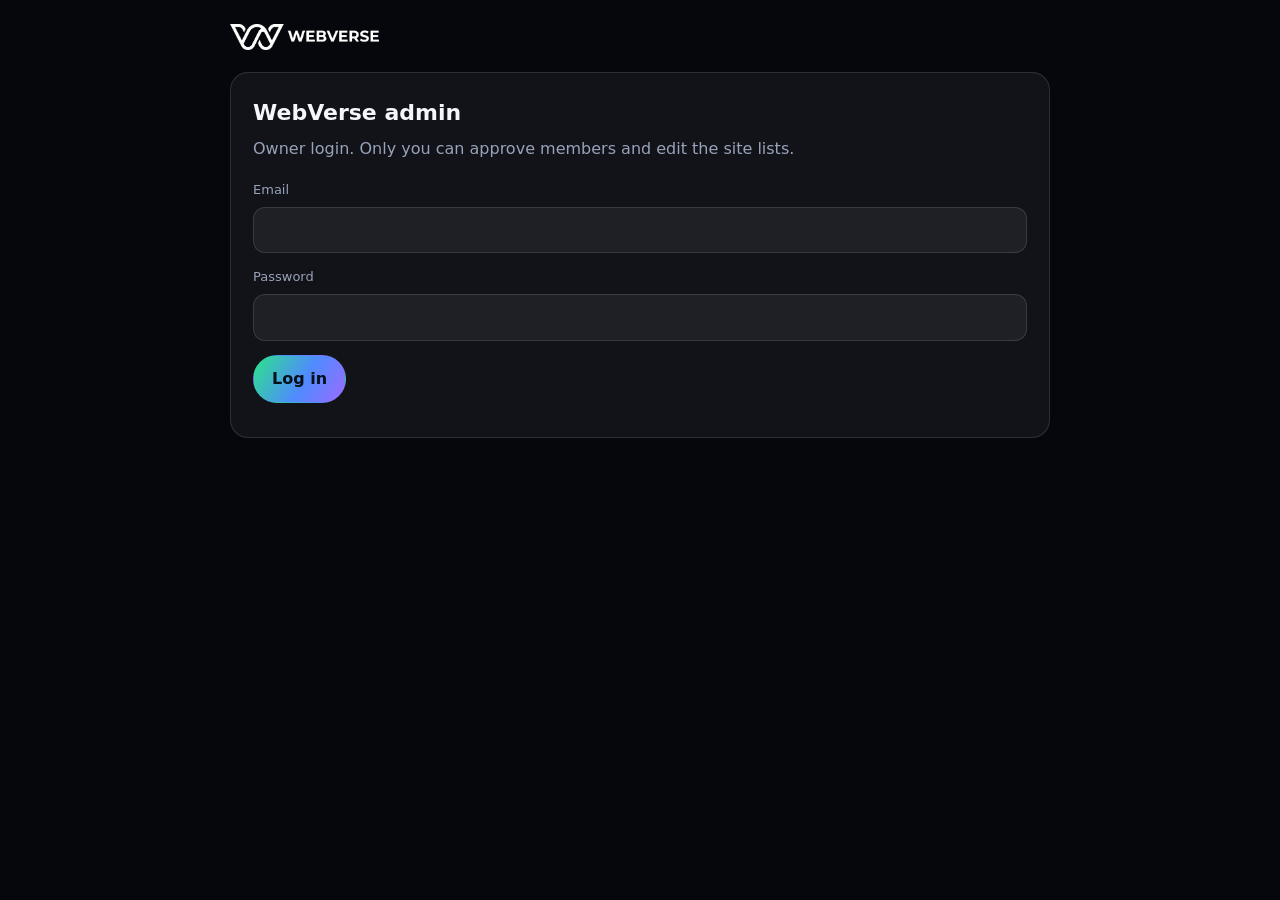
<file: admin.html>
<!doctype html>
<html lang="en">
<head>
<meta charset="utf-8">
<meta name="viewport" content="width=device-width, initial-scale=1">
<meta name="robots" content="noindex,nofollow">
<title>WebVerse · Admin</title>
<link rel="icon" type="image/png" href="assets/favicon.png">
<style>
:root{--bg:#05070d;--ink:#f3f6fb;--mute:#98a2b8;--line:rgba(255,255,255,.12);--g:#2de38a;--b:#4f8bff;--p:#9b6bff;--grad:linear-gradient(120deg,var(--g),var(--b) 55%,var(--p))}
*{box-sizing:border-box;margin:0;padding:0}
body{background:var(--bg);color:var(--ink);font:400 16px/1.6 system-ui,-apple-system,'Segoe UI',Roboto,sans-serif;min-height:100vh;padding:24px 16px 60px}
.wrap{width:min(820px,100%);margin-inline:auto}
header{display:flex;align-items:center;justify-content:space-between;gap:12px;margin-bottom:22px}
header img{height:26px}h1{font-size:22px}
.box,.app{background:rgba(255,255,255,.05);border:1px solid var(--line);border-radius:18px;padding:22px}
label{display:grid;gap:6px;font-size:13px;color:var(--mute);margin-bottom:14px}
input{background:rgba(255,255,255,.06);border:1px solid var(--line);border-radius:12px;padding:12px 14px;color:var(--ink);font:inherit}
button{font:inherit;cursor:pointer;border-radius:999px;border:1px solid var(--line);background:rgba(255,255,255,.06);color:var(--ink);padding:10px 18px;font-weight:600}
button.go{background:var(--grad);color:#04101a;border-color:transparent}
button.no{color:#ff9a9a}button:disabled{opacity:.5;cursor:wait}
.tabs{display:flex;gap:8px;margin-bottom:18px;flex-wrap:wrap}.tabs button.on{background:var(--ink);color:#05070d}
.list{display:grid;gap:14px}
.app h3{font-size:19px}.app .role{color:var(--g);font-weight:600;font-size:13px;letter-spacing:.06em;text-transform:uppercase}
.app p{color:#c9d1e3;margin:10px 0;white-space:pre-wrap;overflow-wrap:anywhere}
.row{display:flex;flex-wrap:wrap;gap:6px 16px;font-size:13px;color:var(--mute)}
.row a{color:var(--b)}
.act{display:flex;flex-wrap:wrap;gap:10px;margin-top:14px}
.top{display:flex;gap:14px;align-items:center}.av{width:56px;height:56px;border-radius:50%;object-fit:cover;background:var(--grad);flex:none;display:grid;place-items:center;color:#04101a;font-weight:700}
#msg{margin:14px 0;font-size:14px}.err{color:#ff8a8a}.ok{color:var(--g)}.empty{color:var(--mute);text-align:center;padding:30px}
.hide{display:none!important}
.hint{color:var(--mute);font-size:13px;margin:0 0 12px}
.pickhost{display:grid;gap:8px;margin-bottom:12px}.pickhost .pick{justify-self:start;padding:9px 18px;border-radius:999px;border:1px dashed rgba(255,255,255,.3);background:rgba(255,255,255,.05);color:var(--ink);cursor:pointer;font:600 13px inherit}
.pickhost .fitem{display:flex;align-items:center;gap:10px;padding:8px 10px;border:1px solid var(--line);border-radius:12px;background:rgba(255,255,255,.05);font-size:13px}.pickhost .fitem img,.pickhost .fitem video{width:44px;height:44px;object-fit:cover;border-radius:8px}.pickhost .fn{flex:1;min-width:0;overflow:hidden;text-overflow:ellipsis;white-space:nowrap}.pickhost .frm{width:32px;height:32px;border-radius:50%;padding:0;color:#ff9a9a}.pickhost .ferr{color:#ff8a8a;font-size:12.5px}
.mgrid{display:flex;flex-wrap:wrap;gap:10px}.mitem{position:relative;width:110px}.mitem img,.mitem video{width:110px;height:110px;object-fit:cover;border-radius:12px;border:1px solid var(--line);display:block}.mitem button{margin-top:6px;width:100%;padding:6px;font-size:12px;color:#ff9a9a}
.tabs.main button{padding:11px 22px}
select,textarea{background:rgba(255,255,255,.06);border:1px solid var(--line);border-radius:12px;padding:12px 14px;color:var(--ink);font:inherit}
select option{color:#111}
.inline{display:flex;flex-wrap:wrap;gap:12px;align-items:flex-end;margin-bottom:16px}.inline label{margin:0}.inline .grow{flex:1;min-width:180px}
.two{display:grid;grid-template-columns:1fr 1fr;gap:14px}@media(max-width:600px){.two{grid-template-columns:1fr}}
.item{display:flex;align-items:center;justify-content:space-between;gap:12px;padding:12px 16px;border-radius:14px;border:1px solid var(--line);background:rgba(255,255,255,.04)}
.item small{color:var(--mute);display:block;overflow-wrap:anywhere}.item .l{display:flex;gap:12px;align-items:center;min-width:0}
.group-h{font-size:12px;letter-spacing:.1em;text-transform:uppercase;color:var(--g);margin:10px 0 -4px}
.files{display:flex;flex-wrap:wrap;gap:10px;align-items:center;margin-top:10px}.files img{width:84px;height:84px;object-fit:cover;border-radius:10px;border:1px solid var(--line)}
.files a.cv{padding:8px 14px;border:1px solid var(--line);border-radius:999px;font-size:13px;color:var(--g);text-decoration:none}
</style>
</head>
<body>
<div class="wrap">
  <header><img src="assets/logo-wordmark.png" alt="WebVerse"><button id="out" class="hide">Log out</button></header>

  <section id="login" class="box">
    <h1>WebVerse admin</h1>
    <p style="color:var(--mute);margin:6px 0 18px">Owner login. Only you can approve members and edit the site lists.</p>
    <label>Email<input id="em" type="email" autocomplete="username"></label>
    <label>Password<input id="pw" type="password" autocomplete="current-password"></label>
    <button id="in" class="go">Log in</button>
    <p id="lmsg" class="err" style="margin-top:12px"></p>
  </section>

  <section id="panel" class="hide">
    <div class="tabs main" id="mainTabs">
      <button data-t="apps" class="on">Applications</button>
      <button data-t="glance">At a glance</button>
      <button data-t="brands">Brands</button>
      <button data-t="enq">Brand enquiries <span id="c-enq"></span></button>
      <button data-t="creators">Creators <span id="c-cre"></span></button>
      <button data-t="media">Work media</button>
    </div>

    <div id="t-apps">
      <div class="tabs" id="tabs">
        <button data-s="pending" class="on">Pending <span id="c-pending"></span></button>
        <button data-s="approved">Approved <span id="c-approved"></span></button>
        <button data-s="rejected">Rejected <span id="c-rejected"></span></button>
      </div>
      <div id="list" class="list"></div>
    </div>

    <div id="t-glance" class="hide">
      <form id="gForm" class="box inline">
        <label>List<select id="gCat"><option value="skills">Skills</option><option value="languages">Languages</option><option value="tools">Tools</option><option value="usecases">Use cases</option></select></label>
        <label id="gGrpWrap" class="hide">Language group<select id="gGrp"><option value="learned">Learned</option><option value="learning">Learning</option></select></label>
        <label class="grow">Name<input id="gLabel" maxlength="80" placeholder="e.g. Canva"></label>
        <button class="go" type="submit">Add</button>
      </form>
      <div id="gList" class="list"></div>
    </div>

    <div id="t-brands" class="hide">
      <form id="bForm" class="box">
        <div class="two">
          <label>Brand name *<input id="bName" maxlength="80"></label>
          <label>Category<input id="bCat" maxlength="60" placeholder="e.g. Restaurant · GBP & Website"></label>
        </div>
        <div class="two">
          <label>Link when the logo is clicked (optional, https://…)<input id="bUrl" inputmode="url" maxlength="300"></label>
          <div><span class="hint">Logo * (JPG, PNG or WebP, max 2 MB. Brands without a logo are not shown on the site)</span><div id="bLogoHost"></div></div>
        </div>
        <button class="go" type="submit">Add brand</button>
      </form>
      <div id="bList" class="list" style="margin-top:16px"></div>
    </div>

    <div id="t-enq" class="hide">
      <div class="tabs" id="etabs">
        <button data-e="new" class="on">New <span id="e-new"></span></button>
        <button data-e="contacted">Contacted <span id="e-contacted"></span></button>
        <button data-e="accepted">Accepted <span id="e-accepted"></span></button>
        <button data-e="declined">Declined <span id="e-declined"></span></button>
      </div>
      <div id="eList" class="list"></div>
    </div>

    <div id="t-creators" class="hide">
      <div class="tabs" id="ctabs">
        <button data-e="new" class="on">New <span id="k-new"></span></button>
        <button data-e="contacted">Contacted <span id="k-contacted"></span></button>
        <button data-e="accepted">Accepted <span id="k-accepted"></span></button>
        <button data-e="declined">Declined <span id="k-declined"></span></button>
      </div>
      <div id="cList" class="list"></div>
    </div>

    <div id="t-media" class="hide">
      <form id="mForm" class="box">
        <label>Business<select id="mProject"></select></label>
        <div id="mPickHost"></div>
        <p class="hint">Photos: JPG, PNG or WebP. Videos: MP4 or WebM, 5 to 10 seconds is best (max 15 MB each). The first photo becomes the card picture. Videos play only when a visitor hovers the card.</p>
        <button class="go" type="submit">Upload</button>
      </form>
      <div id="mList" class="list" style="margin-top:16px"></div>
    </div>

    <p id="msg"></p>
  </section>
</div>

<script src="js/config.js"></script>
<script>
(() => {
  const C = window.WEBVERSE || {}, $ = s => document.querySelector(s);
  if (!C.supabaseUrl || !C.supabaseKey) { $('#lmsg').textContent = 'Supabase is not set up yet. Fill supabaseUrl and supabaseKey in js/config.js.'; $('#in').disabled = true; return; }
  const URL_ = String(C.supabaseUrl).replace(/\/+$/, ''), KEY = C.supabaseKey;
  let token = sessionStorage.getItem('wv_admin_token') || '', status = 'pending', apps = [], tab = 'apps', estatus = 'new', enqs = [];
  const H = json => ({ apikey: KEY, Authorization: 'Bearer ' + (token || KEY), ...(json ? { 'Content-Type': 'application/json' } : {}) });
  const http = u => /^https?:\/\//i.test(u || '') ? u : '';
  const say = (m, ok) => { $('#msg').className = ok ? 'ok' : 'err'; $('#msg').textContent = m; };
  const el = (t, props = {}, ...kids) => { const n = Object.assign(document.createElement(t), props); kids.flat().forEach(k => n.append(k)); return n; };  // textContent only: applicant text is untrusted
  const pub = (b, p) => `${URL_}/storage/v1/object/public/${b}/${p.split('/').map(encodeURIComponent).join('/')}`;
  const ini = n => String(n).split(/\s+/).filter(Boolean).slice(0, 2).map(w => w[0]).join('').toUpperCase();
  async function api(path, opt = {}) {
    const r = await fetch(`${URL_}${path}`, { ...opt, headers: { ...H(opt.json), ...(opt.headers || {}) }, body: opt.json ? JSON.stringify(opt.json) : opt.body });
    if (r.status === 401 || (r.status === 403 && /jwt|token/i.test(await r.clone().text()))) { logout(); $('#lmsg').textContent = 'Session expired. Please log in again.'; throw new Error('auth'); }
    return r;
  }

  async function login() {
    $('#lmsg').textContent = '';
    try {
      const r = await fetch(`${URL_}/auth/v1/token?grant_type=password`, { method: 'POST', headers: { apikey: KEY, 'Content-Type': 'application/json' }, body: JSON.stringify({ email: $('#em').value.trim(), password: $('#pw').value }) });
      const j = await r.json(); if (!r.ok || !j.access_token) throw 0;
      token = j.access_token; sessionStorage.setItem('wv_admin_token', token); show();
    } catch { $('#lmsg').textContent = 'Wrong email or password.'; }
  }
  function logout() { token = ''; sessionStorage.removeItem('wv_admin_token'); $('#panel').classList.add('hide'); $('#out').classList.add('hide'); $('#login').classList.remove('hide'); }
  function show() { $('#login').classList.add('hide'); $('#panel').classList.remove('hide'); $('#out').classList.remove('hide'); openTab(tab); }
  function openTab(t) {
    tab = t; say('', true);
    document.querySelectorAll('#mainTabs button').forEach(b => b.classList.toggle('on', b.dataset.t === t));
    ['apps', 'glance', 'brands', 'enq', 'creators', 'media'].forEach(x => $('#t-' + x).classList.toggle('hide', x !== t));
    ({ apps: loadApps, glance: loadGlance, brands: loadBrands, enq: loadEnq, creators: loadCre, media: loadMedia })[t]();
  }

  /* ---------- Applications ---------- */
  async function signed(path) {
    try { const r = await api(`/storage/v1/object/sign/applicant-files/${path.split('/').map(encodeURIComponent).join('/')}`, { method: 'POST', json: { expiresIn: 3600 } }); const j = await r.json(); return j.signedURL ? `${URL_}/storage/v1${j.signedURL}` : ''; } catch { return ''; }
  }
  async function loadApps() {
    say('Loading…', true);
    try { const r = await api('/rest/v1/applications?select=*&order=created_at.desc'); if (!r.ok) throw 0; apps = await r.json(); say('', true); drawApps(); }
    catch (e) { if (e.message !== 'auth') say('Could not load applications.'); }
  }
  async function setStatus(id, st, btn) {
    btn.disabled = true;
    const r = await api(`/rest/v1/applications?id=eq.${encodeURIComponent(id)}`, { method: 'PATCH', json: { status: st, approved_at: st === 'approved' ? new Date().toISOString() : null }, headers: { Prefer: 'return=minimal' } });
    if (!r.ok) { btn.disabled = false; return say('Could not update. Please try again.'); }
    await loadApps(); say(st === 'approved' ? 'Approved. They are now live on your site.' : st === 'rejected' ? 'Moved to Rejected.' : 'Updated.', true);
  }
  async function delApp(a, btn) {
    if (!confirm('Delete this application and its files permanently?')) return; btn.disabled = true;
    const paths = [a.photo_path, a.cv_path, ...(a.image_paths || [])].filter(Boolean);
    for (const p of paths) { const b = p === a.photo_path ? 'team-photos' : 'applicant-files'; await api(`/storage/v1/object/${b}/${p.split('/').map(encodeURIComponent).join('/')}`, { method: 'DELETE' }).catch(() => {}); }
    const r = await api(`/rest/v1/applications?id=eq.${encodeURIComponent(a.id)}`, { method: 'DELETE', headers: { Prefer: 'return=minimal' } });
    if (!r.ok) { btn.disabled = false; return say('Could not delete.'); } loadApps();
  }
  async function fillFiles(box, a) {
    if (a.photo_path) box.append(el('a', { href: pub('team-photos', a.photo_path), target: '_blank', rel: 'noopener' }, el('img', { src: pub('team-photos', a.photo_path), alt: 'Profile photo', title: 'Profile photo' })));
    for (const p of (a.image_paths || [])) { const u = await signed(p); if (u) box.append(el('a', { href: u, target: '_blank', rel: 'noopener' }, el('img', { src: u, alt: 'Attached image' }))); }
    if (a.cv_path) { const u = await signed(a.cv_path); if (u) box.append(el('a', { className: 'cv', href: u, target: '_blank', rel: 'noopener', textContent: '📄 Open CV / Resume' })); }
  }
  function drawApps() {
    ['pending', 'approved', 'rejected'].forEach(s => $('#c-' + s).textContent = '(' + apps.filter(r => r.status === s).length + ')');
    document.querySelectorAll('#tabs button').forEach(b => b.classList.toggle('on', b.dataset.s === status));
    const list = apps.filter(r => r.status === status), box = $('#list'); box.replaceChildren();
    if (!list.length) { box.append(el('div', { className: 'empty', textContent: 'Nothing here.' })); return; }
    list.forEach(r => {
      const ph = String(r.phone || '').replace(/\D/g, ''), link = http(r.link);
      const av = r.photo_path ? el('img', { className: 'av', src: pub('team-photos', r.photo_path), alt: '' }) : el('div', { className: 'av', textContent: ini(r.name) });
      const meta = el('div', { className: 'row' }, el('span', { textContent: '📞 ' + r.phone }), r.city ? el('span', { textContent: '📍 ' + r.city }) : '',
        r.skills ? el('span', { textContent: 'Skills: ' + r.skills }) : '', link ? el('a', { href: link, target: '_blank', rel: 'noopener', textContent: 'Profile link ↗' }) : '',
        el('span', { textContent: new Date(r.created_at).toLocaleString('en-IN', { dateStyle: 'medium', timeStyle: 'short' }) }));
      const files = el('div', { className: 'files' }); fillFiles(files, r);
      const act = el('div', { className: 'act' });
      const add = (cls, txt, fn) => { const b = el('button', { className: cls, textContent: txt }); b.onclick = () => fn(b); act.append(b); };
      if (r.status !== 'approved') add('go', '✓ Approve', b => setStatus(r.id, 'approved', b));
      if (r.status === 'approved') add('no', 'Remove from site', b => setStatus(r.id, 'rejected', b));
      if (r.status === 'pending') add('no', 'Reject', b => setStatus(r.id, 'rejected', b));
      if (r.status === 'rejected') add('', 'Back to pending', b => setStatus(r.id, 'pending', b));
      if (ph) act.append(el('a', { href: 'https://wa.me/' + ph, target: '_blank', rel: 'noopener' }, el('button', { textContent: 'Message on WhatsApp' })));
      add('no', 'Delete', b => delApp(r, b));
      box.append(el('article', { className: 'app' }, el('div', { className: 'top' }, av, el('div', {}, el('h3', { textContent: r.name }), el('span', { className: 'role', textContent: r.role }))), el('p', { textContent: r.about }), meta, files, act));
    });
  }

  /* ---------- At a glance lists ---------- */
  const LBL = { skills: 'Skills', languages: 'Languages', tools: 'Tools', usecases: 'Use cases' };
  async function loadGlance() {
    try {
      const r = await api('/rest/v1/glance_items?select=*&order=sort.asc,created_at.asc'); if (!r.ok) throw 0; const rows = await r.json(), box = $('#gList'); box.replaceChildren();
      Object.keys(LBL).forEach(cat => {
        box.append(el('div', { className: 'group-h', textContent: LBL[cat] }));
        const items = rows.filter(x => x.category === cat);
        if (!items.length) box.append(el('div', { className: 'empty', textContent: 'Empty' }));
        items.forEach(x => { const b = el('button', { className: 'no', textContent: 'Remove' }); b.onclick = async () => { b.disabled = true; const d = await api(`/rest/v1/glance_items?id=eq.${x.id}`, { method: 'DELETE', headers: { Prefer: 'return=minimal' } }); d.ok ? loadGlance() : (b.disabled = false, say('Could not remove.')); };
          box.append(el('div', { className: 'item' }, el('div', { className: 'l' }, el('div', {}, x.label, x.grp ? el('small', { textContent: x.grp === 'learned' ? 'Learned' : 'Learning' }) : '')), b)); });
      });
    } catch (e) { if (e.message !== 'auth') say('Could not load the lists.'); }
  }
  $('#gCat').onchange = () => $('#gGrpWrap').classList.toggle('hide', $('#gCat').value !== 'languages');
  $('#gForm').onsubmit = async e => {
    e.preventDefault(); const cat = $('#gCat').value, label = $('#gLabel').value.trim(); if (!label) return say('Please type a name.');
    const r = await api('/rest/v1/glance_items', { method: 'POST', json: { category: cat, grp: cat === 'languages' ? $('#gGrp').value : null, label, sort: Date.now() % 1000000000 }, headers: { Prefer: 'return=minimal' } });
    if (!r.ok) return say('Could not add. Please try again.'); $('#gLabel').value = ''; say('Added. It is live on your site.', true); loadGlance();
  };

  /* ---------- Brands ---------- */
  async function loadBrands() {
    try {
      const r = await api('/rest/v1/brands?select=*&order=sort.asc,created_at.asc'); if (!r.ok) throw 0; const rows = await r.json(), box = $('#bList'); box.replaceChildren();
      if (!rows.length) box.append(el('div', { className: 'empty', textContent: 'No brands yet.' }));
      rows.forEach(b => {
        const logo = b.logo_path ? el('img', { className: 'av', src: pub('brand-logos', b.logo_path), alt: '', style: 'background:#fff;object-fit:contain;padding:4px' }) : el('div', { className: 'av', textContent: ini(b.name) });
        const tog = el('button', { textContent: b.visible ? 'Hide' : 'Show' }); tog.onclick = async () => { tog.disabled = true; const d = await api(`/rest/v1/brands?id=eq.${b.id}`, { method: 'PATCH', json: { visible: !b.visible }, headers: { Prefer: 'return=minimal' } }); d.ok ? loadBrands() : (tog.disabled = false, say('Could not update.')); };
        const del = el('button', { className: 'no', textContent: 'Delete' }); del.onclick = async () => { if (!confirm('Delete this brand?')) return; del.disabled = true; if (b.logo_path) await api(`/storage/v1/object/brand-logos/${b.logo_path.split('/').map(encodeURIComponent).join('/')}`, { method: 'DELETE' }).catch(() => {}); const d = await api(`/rest/v1/brands?id=eq.${b.id}`, { method: 'DELETE', headers: { Prefer: 'return=minimal' } }); d.ok ? loadBrands() : (del.disabled = false, say('Could not delete.')); };
        box.append(el('div', { className: 'item', style: b.visible ? '' : 'opacity:.55' }, el('div', { className: 'l' }, logo, el('div', {}, b.name, el('small', { textContent: [b.category, b.logo_path ? '' : 'no logo: not shown on site', b.visible ? '' : 'hidden'].filter(Boolean).join(' · ') }))), el('div', { className: 'act', style: 'margin:0' }, tog, del)));
      });
    } catch (e) { if (e.message !== 'auth') say('Could not load brands.'); }
  }
  $('#bForm').onsubmit = async e => {
    e.preventDefault(); const name = $('#bName').value.trim(), url = $('#bUrl').value.trim(), f = logoPick.files()[0];
    if (name.length < 2) return say('Please enter the brand name.'); if (!f) return say('Please choose a logo. Brands without a logo are not shown on the site.'); if (url && !http(url)) return say('The link must start with https://');
    if (f && (!/^image\/(jpeg|png|webp)$/.test(f.type) || f.size > 2 * 1024 * 1024)) return say('Logo must be JPG, PNG or WebP under 2 MB.');
    const btn = e.submitter; btn.disabled = true; let logo_path = null;
    try {
      if (f) { logo_path = `${crypto.randomUUID()}/logo.${f.type.split('/')[1].replace('jpeg', 'jpg')}`; const u = await api(`/storage/v1/object/brand-logos/${logo_path}`, { method: 'POST', body: f, headers: { 'Content-Type': f.type } }); if (!u.ok) throw 0; }
      const r = await api('/rest/v1/brands', { method: 'POST', json: { name, category: $('#bCat').value.trim() || null, url: url || null, logo_path, sort: Date.now() % 1000000000 }, headers: { Prefer: 'return=minimal' } });
      if (!r.ok) throw 0; e.target.reset(); logoPick.clear(); say('Brand added. It is live on your site.', true); loadBrands();
    } catch (err) { if (err.message !== 'auth') say('Could not add the brand. Please try again.'); }
    btn.disabled = false;
  };

  /* ---------- Brand enquiries ---------- */
  async function loadEnq() {
    say('Loading…', true);
    try { const r = await api('/rest/v1/brand_enquiries?select=*&order=created_at.desc'); if (!r.ok) throw 0; enqs = await r.json(); say('', true); drawEnq(); }
    catch (e) { if (e.message !== 'auth') say('Could not load enquiries.'); }
  }
  async function setEnq(id, st, btn) {
    btn.disabled = true;
    const r = await api(`/rest/v1/brand_enquiries?id=eq.${encodeURIComponent(id)}`, { method: 'PATCH', json: { status: st }, headers: { Prefer: 'return=minimal' } });
    if (!r.ok) { btn.disabled = false; return say('Could not update. Please try again.'); }
    await loadEnq(); say('Moved to ' + st[0].toUpperCase() + st.slice(1) + '.', true);
  }
  function drawEnq() {
    ['new', 'contacted', 'accepted', 'declined'].forEach(s => $('#e-' + s).textContent = '(' + enqs.filter(r => r.status === s).length + ')');
    const n = enqs.filter(r => r.status === 'new').length; $('#c-enq').textContent = n ? '(' + n + ' new)' : '';
    document.querySelectorAll('#etabs button').forEach(b => b.classList.toggle('on', b.dataset.e === estatus));
    const list = enqs.filter(r => r.status === estatus), box = $('#eList'); box.replaceChildren();
    if (!list.length) { box.append(el('div', { className: 'empty', textContent: 'Nothing here.' })); return; }
    list.forEach(r => {
      const ph = String(r.phone || '').replace(/\D/g, ''), link = http(r.link);
      const meta = el('div', { className: 'row' }, el('span', { textContent: '👤 ' + r.contact_name }), el('span', { textContent: '📞 ' + r.phone }),
        r.brand_type ? el('span', { textContent: r.brand_type }) : '', r.stage ? el('span', { textContent: 'Stage: ' + r.stage }) : '', r.budget ? el('span', { textContent: 'Budget: ' + r.budget }) : '',
        link ? el('a', { href: link, target: '_blank', rel: 'noopener', textContent: 'Brand link ↗' }) : '',
        el('span', { textContent: new Date(r.created_at).toLocaleString('en-IN', { dateStyle: 'medium', timeStyle: 'short' }) }));
      const act = el('div', { className: 'act' });
      const add = (cls, txt, fn) => { const b = el('button', { className: cls, textContent: txt }); b.onclick = () => fn(b); act.append(b); };
      if (ph) { const msg = `Hi ${r.contact_name}, this is Gulam from WebVerse. Thanks for reaching out about a collaboration with ${r.brand_name}.`;
        act.append(el('a', { href: `https://wa.me/${ph}?text=${encodeURIComponent(msg)}`, target: '_blank', rel: 'noopener' }, el('button', { className: 'go', textContent: 'Reply on WhatsApp' }))); }
      if (r.status !== 'contacted') add('', 'Mark contacted', b => setEnq(r.id, 'contacted', b));
      if (r.status !== 'accepted') add('', 'Accept', b => setEnq(r.id, 'accepted', b));
      if (r.status !== 'declined') add('no', 'Decline', b => setEnq(r.id, 'declined', b));
      add('no', 'Delete', async b => { if (!confirm('Delete this enquiry permanently?')) return; b.disabled = true; const d = await api(`/rest/v1/brand_enquiries?id=eq.${encodeURIComponent(r.id)}`, { method: 'DELETE', headers: { Prefer: 'return=minimal' } }); d.ok ? loadEnq() : (b.disabled = false, say('Could not delete.')); });
      box.append(el('article', { className: 'app' }, el('h3', { textContent: r.brand_name }), el('span', { className: 'role', textContent: r.collab_type }), el('p', { textContent: r.message }), meta, act));
    });
  }
  $('#etabs').addEventListener('click', e => { const b = e.target.closest('button'); if (b) { estatus = b.dataset.e; drawEnq(); } });

  /* ---------- file picker with preview + remove ---------- */
  function makePicker(host, { multiple = false, accept = 'image/*', types = ['image/jpeg', 'image/png', 'image/webp'], maxMB = 2 } = {}) {
    host.className = 'pickhost'; let files = [], urls = [];
    const input = Object.assign(document.createElement('input'), { type: 'file', accept, multiple, hidden: true });
    const pick = Object.assign(document.createElement('button'), { type: 'button', className: 'pick' }), list = el('div', { className: 'fl' }), err = el('div', { className: 'ferr', role: 'alert' });
    host.append(pick, list, err, input);
    function render() {
      urls.forEach(u => URL.revokeObjectURL(u)); urls = []; list.replaceChildren();
      files.forEach((f, i) => {
        const u = URL.createObjectURL(f); urls.push(u);
        const rm = el('button', { type: 'button', className: 'frm', textContent: '✕' }); rm.setAttribute('aria-label', 'Remove ' + f.name); rm.onclick = () => { files.splice(i, 1); err.textContent = ''; render(); };
        list.append(el('div', { className: 'fitem' }, f.type.startsWith('video/') ? el('video', { src: u, muted: true }) : el('img', { src: u, alt: '' }), el('span', { className: 'fn', textContent: f.name + '  (' + (f.size / 1048576).toFixed(1) + ' MB)' }), rm));
      });
      pick.textContent = !files.length ? (multiple ? 'Choose files' : 'Choose logo') : (multiple ? 'Add more' : 'Replace');
    }
    pick.onclick = () => input.click();
    input.onchange = () => {
      const bad = []; const good = [...input.files].filter(f => { if (!types.includes(f.type)) { bad.push(f.name + ': wrong type'); return false; } if (f.size > maxMB * 1048576) { bad.push(f.name + ': over ' + maxMB + ' MB'); return false; } return true; });
      files = multiple ? files.concat(good) : good.slice(0, 1); err.textContent = bad.join('. '); input.value = ''; render();
    };
    render(); return { files: () => files, clear: () => { files = []; err.textContent = ''; render(); } };
  }
  const logoPick = makePicker($('#bLogoHost'), { maxMB: 2 });
  const mediaPick = makePicker($('#mPickHost'), { multiple: true, accept: 'image/jpeg,image/png,image/webp,video/mp4,video/webm', types: ['image/jpeg', 'image/png', 'image/webp', 'video/mp4', 'video/webm'], maxMB: 15 });

  /* ---------- Creators ---------- */
  let cstatus = 'new', cres = [];
  async function loadCre() {
    say('Loading…', true);
    try { const r = await api('/rest/v1/creator_applications?select=*&order=created_at.desc'); if (!r.ok) throw 0; cres = await r.json(); say('', true); drawCre(); }
    catch (e) { if (e.message !== 'auth') say('Could not load creators.'); }
  }
  async function setCre(id, st, btn) {
    btn.disabled = true;
    const r = await api(`/rest/v1/creator_applications?id=eq.${encodeURIComponent(id)}`, { method: 'PATCH', json: { status: st }, headers: { Prefer: 'return=minimal' } });
    if (!r.ok) { btn.disabled = false; return say('Could not update. Please try again.'); }
    await loadCre(); say('Moved to ' + st[0].toUpperCase() + st.slice(1) + '.', true);
  }
  function drawCre() {
    ['new', 'contacted', 'accepted', 'declined'].forEach(s => $('#k-' + s).textContent = '(' + cres.filter(r => r.status === s).length + ')');
    const n = cres.filter(r => r.status === 'new').length; $('#c-cre').textContent = n ? '(' + n + ' new)' : '';
    document.querySelectorAll('#ctabs button').forEach(b => b.classList.toggle('on', b.dataset.e === cstatus));
    const list = cres.filter(r => r.status === cstatus), box = $('#cList'); box.replaceChildren();
    if (!list.length) { box.append(el('div', { className: 'empty', textContent: 'Nothing here.' })); return; }
    list.forEach(r => {
      const ph = String(r.phone || '').replace(/\D/g, ''), link = http(r.profile_link);
      const meta = el('div', { className: 'row' }, el('span', { textContent: '📞 ' + r.phone }), el('span', { textContent: r.platform }), r.niche ? el('span', { textContent: 'Niche: ' + r.niche }) : '', r.experience ? el('span', { textContent: r.experience }) : '', r.followers ? el('span', { textContent: 'Followers: ' + r.followers }) : '', r.city ? el('span', { textContent: '📍 ' + r.city }) : '',
        link ? el('a', { href: link, target: '_blank', rel: 'noopener', textContent: 'Profile ↗' }) : '', el('span', { textContent: new Date(r.created_at).toLocaleString('en-IN', { dateStyle: 'medium', timeStyle: 'short' }) }));
      const act = el('div', { className: 'act' }); const add = (cls, txt, fn) => { const b = el('button', { className: cls, textContent: txt }); b.onclick = () => fn(b); act.append(b); };
      if (ph) act.append(el('a', { href: `https://wa.me/${ph}?text=${encodeURIComponent('Hi ' + r.name + ', this is Gulam from WebVerse. Thanks for applying as a creator.')}`, target: '_blank', rel: 'noopener' }, el('button', { className: 'go', textContent: 'Reply on WhatsApp' })));
      if (r.status !== 'contacted') add('', 'Mark contacted', b => setCre(r.id, 'contacted', b));
      if (r.status !== 'accepted') add('', 'Accept', b => setCre(r.id, 'accepted', b));
      if (r.status !== 'declined') add('no', 'Decline', b => setCre(r.id, 'declined', b));
      add('no', 'Delete', async b => { if (!confirm('Delete this creator application permanently?')) return; b.disabled = true; const d = await api(`/rest/v1/creator_applications?id=eq.${encodeURIComponent(r.id)}`, { method: 'DELETE', headers: { Prefer: 'return=minimal' } }); d.ok ? loadCre() : (b.disabled = false, say('Could not delete.')); });
      box.append(el('article', { className: 'app' }, el('h3', { textContent: r.name }), el('span', { className: 'role', textContent: 'Creator · ' + r.platform }), el('p', { textContent: r.message }), meta, act));
    });
  }
  $('#ctabs').addEventListener('click', e => { const b = e.target.closest('button'); if (b) { cstatus = b.dataset.e; drawCre(); } });

  /* ---------- Work media ---------- */
  let projectNames = [];
  async function loadMedia() {
    try {
      if (!projectNames.length) { const mod = await import('./js/data.js'); projectNames = mod.projects.map(p => p.name); $('#mProject').replaceChildren(...projectNames.map(n => el('option', { textContent: n }))); }
      const r = await api('/rest/v1/project_media?select=*&order=sort.asc,created_at.asc'); if (!r.ok) throw 0; const rows = await r.json(), box = $('#mList'); box.replaceChildren();
      const by = {}; rows.forEach(x => (by[x.project] = by[x.project] || []).push(x));
      projectNames.forEach(n => {
        box.append(el('div', { className: 'group-h', textContent: n + (by[n] ? '' : '  (no media yet)') }));
        if (!by[n]) return; const g = el('div', { className: 'mgrid' });
        by[n].forEach(x => {
          const u = pub('work-media', x.path), del = el('button', { className: 'no', textContent: 'Delete' });
          del.onclick = async () => { if (!confirm('Delete this ' + x.kind + '?')) return; del.disabled = true; await api(`/storage/v1/object/work-media/${x.path.split('/').map(encodeURIComponent).join('/')}`, { method: 'DELETE' }).catch(() => {}); const d = await api(`/rest/v1/project_media?id=eq.${x.id}`, { method: 'DELETE', headers: { Prefer: 'return=minimal' } }); d.ok ? loadMedia() : (del.disabled = false, say('Could not delete.')); };
          g.append(el('div', { className: 'mitem' }, x.kind === 'video' ? el('video', { src: u, muted: true, controls: true }) : el('img', { src: u, alt: '' }), del));
        });
        box.append(g);
      });
    } catch (e) { if (e.message !== 'auth') say('Could not load media.'); }
  }
  $('#mForm').onsubmit = async e => {
    e.preventDefault(); const files = mediaPick.files(), project = $('#mProject').value; if (!files.length) return say('Please choose at least one photo or video.');
    const btn = e.submitter; btn.disabled = true; let done = 0;
    try {
      for (const f of files) {
        const ext = { 'image/jpeg': 'jpg', 'image/png': 'png', 'image/webp': 'webp', 'video/mp4': 'mp4', 'video/webm': 'webm' }[f.type];
        const path = `${project.toLowerCase().replace(/[^a-z0-9]+/g, '-').replace(/^-|-$/g, '').slice(0, 40) || 'project'}/${crypto.randomUUID()}.${ext}`;
        say(`Uploading ${done + 1} of ${files.length}…`, true);
        const u = await api(`/storage/v1/object/work-media/${path}`, { method: 'POST', body: f, headers: { 'Content-Type': f.type } }); if (!u.ok) throw 0;
        const r = await api('/rest/v1/project_media', { method: 'POST', json: { project, kind: f.type.startsWith('video/') ? 'video' : 'image', path, sort: Date.now() % 1000000000 }, headers: { Prefer: 'return=minimal' } }); if (!r.ok) throw 0; done++;
      }
      mediaPick.clear(); say(`${done} file(s) uploaded. They are live on your site.`, true); loadMedia();
    } catch (err) { if (err.message !== 'auth') say(`Upload stopped after ${done} file(s). Please try again.`); }
    btn.disabled = false;
  };

  $('#in').onclick = login; $('#pw').addEventListener('keydown', e => e.key === 'Enter' && login()); $('#out').onclick = logout;
  $('#mainTabs').addEventListener('click', e => { const b = e.target.closest('button'); if (b) openTab(b.dataset.t); });
  $('#tabs').addEventListener('click', e => { const b = e.target.closest('button'); if (b) { status = b.dataset.s; drawApps(); } });
  if (token) show();
})();
</script>
</body>
</html>
</file>
<file: css/style.css>
:root{
  --bg:#05070d; --bg2:#0b1020; --ink:#f3f6fb; --mute:#98a2b8; --line:rgba(255,255,255,.1);
  --g:#2de38a; --b:#4f8bff; --p:#9b6bff; --accent:#2de38a;
  --grad:linear-gradient(120deg,var(--g),var(--b) 55%,var(--p));
  --r:22px; --font:'Inter',system-ui,-apple-system,'Segoe UI',Roboto,sans-serif; --disp:'Space Grotesk','Inter',system-ui,sans-serif;
}
*{box-sizing:border-box;margin:0;padding:0}
html{scroll-behavior:smooth;-webkit-text-size-adjust:100%}
body{background:var(--bg);color:var(--ink);font:400 16px/1.65 var(--font);overflow-x:hidden}
img{max-width:100%;display:block}
a{color:inherit;text-decoration:none}
button,input,select,textarea{font:inherit;color:inherit}
[hidden]{display:none!important}
::selection{background:var(--g);color:#031}
#bg{position:fixed;inset:0;width:100%;height:100%;z-index:0;pointer-events:none}
.grain{position:fixed;inset:0;z-index:1;pointer-events:none;opacity:.05;background-image:url("data:image/svg+xml,%3Csvg xmlns='http://www.w3.org/2000/svg' width='160' height='160'%3E%3Cfilter id='n'%3E%3CfeTurbulence baseFrequency='.9' numOctaves='2'/%3E%3C/filter%3E%3Crect width='100%25' height='100%25' filter='url(%23n)'/%3E%3C/svg%3E")}
main,.footer{position:relative;z-index:2}
.wrap{width:min(1180px,100% - 40px);margin-inline:auto}
.progress{position:fixed;top:0;left:0;right:0;height:3px;z-index:60;background:transparent}
.progress i{display:block;height:100%;width:100%;transform-origin:0 50%;transform:scaleX(0);background:var(--grad)}

/* NAV */
.nav{position:fixed;z-index:50;top:14px;left:50%;translate:-50% 0;width:min(1120px,100% - 24px);display:flex;align-items:center;justify-content:space-between;gap:16px;padding:10px 12px 10px 20px;border:1px solid var(--line);border-radius:999px;background:rgba(8,12,22,.55);backdrop-filter:blur(16px);-webkit-backdrop-filter:blur(16px);transition:transform .4s,background .3s}
.nav.hide{transform:translateY(-130%)}
.brand img{height:26px;width:auto}
.links{display:flex;gap:26px;font-size:14px;color:var(--mute)}
.links a{transition:color .2s}.links a:hover{color:var(--ink)}

/* BUTTONS */
.btn{display:inline-flex;align-items:center;justify-content:center;gap:8px;padding:14px 26px;border-radius:999px;border:1px solid transparent;background:var(--grad);color:#04101a;font-weight:600;font-size:15px;cursor:pointer;transition:box-shadow .3s,transform .2s;will-change:transform}
.btn:hover{box-shadow:0 10px 40px -8px var(--accent)}
.btn-ghost{background:rgba(255,255,255,.04);color:var(--ink);border-color:var(--line)}
.btn-ghost:hover{border-color:var(--accent);box-shadow:0 10px 40px -14px var(--accent)}
.btn-sm{padding:10px 18px;font-size:14px}

/* TYPE */
.eyebrow{display:inline-flex;align-items:center;gap:10px;font:600 12px/1 var(--disp);letter-spacing:.18em;text-transform:uppercase;color:var(--accent);margin-bottom:18px;transition:color .6s}
.dot{width:8px;height:8px;border-radius:50%;background:var(--g);box-shadow:0 0 0 0 var(--g);animation:pulse 2s infinite}
@keyframes pulse{70%{box-shadow:0 0 0 10px transparent}100%{box-shadow:0 0 0 0 transparent}}
h1,h2,h3{font-family:var(--disp);line-height:1.05;letter-spacing:-.02em}
h1{font-size:clamp(44px,8.2vw,108px);font-weight:700;max-width:12ch}
h2{font-size:clamp(32px,5vw,60px);font-weight:700;max-width:20ch;margin-bottom:36px}
h3{font-size:21px;font-weight:600}
em{font-style:normal;background:var(--grad);-webkit-background-clip:text;background-clip:text;color:transparent}
.lead{font-size:clamp(17px,1.6vw,21px);color:var(--mute);max-width:52ch;margin:26px 0}
.muted{color:var(--mute);font-size:14px}
.section{padding:clamp(56px,7vw,84px) 0;position:relative}
.cta-row{display:flex;flex-wrap:wrap;gap:12px;margin-top:8px}

/* HERO */
.hero{min-height:100svh;display:flex;align-items:center;padding:140px 0 90px;position:relative}
.hero-grid{display:grid}
.hero h1 [data-w]{display:inline-block;overflow:hidden;vertical-align:top;padding-bottom:.08em}
.hero h1 [data-w] span{display:inline-block;transform:translateY(110%) rotate(4deg);animation:up 1s cubic-bezier(.2,.8,.2,1) forwards;animation-delay:calc(.15s + var(--i)*.08s)}
@keyframes up{to{transform:none}}
.stats{display:flex;flex-wrap:wrap;gap:34px;margin-top:54px}
.stats dt{font:700 44px/1 var(--disp)}.stats dd{color:var(--mute);font-size:13px;max-width:18ch;margin-top:6px}
.scroll-hint{position:absolute;left:50%;bottom:26px;translate:-50% 0;display:flex;flex-direction:column;align-items:center;gap:10px;font-size:11px;letter-spacing:.2em;text-transform:uppercase;color:var(--mute)}
.scroll-hint span{width:1px;height:46px;background:linear-gradient(var(--accent),transparent);animation:drop 2s infinite}
@keyframes drop{0%{transform:scaleY(0);transform-origin:top}50%{transform:scaleY(1);transform-origin:top}51%{transform-origin:bottom}100%{transform:scaleY(0);transform-origin:bottom}}

/* MARQUEE */
.marquee{overflow:hidden;border-block:1px solid var(--line);background:rgba(5,7,13,.7);backdrop-filter:blur(6px);padding:20px 0;position:relative;z-index:2}
.track{display:flex;width:max-content;gap:56px;animation:slide 32s linear infinite}
.track span{font:600 clamp(20px,3vw,34px) var(--disp);color:transparent;-webkit-text-stroke:1px rgba(255,255,255,.4);white-space:nowrap}
.track span::after{content:"✦";margin-left:56px;color:var(--g);-webkit-text-stroke:0}
@keyframes slide{to{transform:translateX(-50%)}}

/* CARDS + TILT */
.cards{display:grid;grid-template-columns:repeat(3,1fr);gap:18px}
.card,.plan,.why>div,.about-card,.form,.proj{background:linear-gradient(160deg,rgba(255,255,255,.07),rgba(255,255,255,.02));border:1px solid var(--line);border-radius:var(--r);backdrop-filter:blur(14px);-webkit-backdrop-filter:blur(14px);position:relative}
.card{padding:30px}.card p{color:var(--mute);margin-top:10px;font-size:15px}
.ico{display:grid;place-items:center;width:48px;height:48px;border-radius:14px;background:rgba(255,255,255,.06);border:1px solid var(--line);font-size:22px;color:var(--accent);margin-bottom:22px}
.tilt{transform-style:preserve-3d;transform:perspective(900px) rotateX(var(--rx,0deg)) rotateY(var(--ry,0deg));transition:transform .25s ease-out,border-color .3s}
.tilt:hover{border-color:color-mix(in srgb,var(--accent) 60%,transparent)}
.tilt::after{content:"";position:absolute;inset:0;border-radius:inherit;pointer-events:none;opacity:0;transition:opacity .3s;background:radial-gradient(420px circle at var(--mx,50%) var(--my,50%),rgba(255,255,255,.14),transparent 45%)}
.tilt:hover::after{opacity:1}

/* WORK */
.filters{display:flex;flex-wrap:wrap;gap:10px;margin-bottom:30px}
.chip{padding:9px 18px;border-radius:999px;border:1px solid var(--line);background:rgba(255,255,255,.03);color:var(--mute);cursor:pointer;font-size:14px;transition:.25s}
.chip:hover{color:var(--ink)}.chip.is-on{background:var(--ink);color:#05070d;border-color:var(--ink)}
.work-grid{display:grid;grid-template-columns:repeat(auto-fill,minmax(min(310px,100%),1fr));gap:18px}
.proj{display:flex;flex-direction:column;overflow:hidden;opacity:0;transform:perspective(900px) translateY(40px);transition:opacity .7s,transform .25s ease-out,border-color .3s}
.proj.in{opacity:1;transform:perspective(900px) rotateX(var(--rx,0deg)) rotateY(var(--ry,0deg))}
.proj.gone{display:none}
.proj .thumb{height:150px;position:relative;overflow:hidden;background:radial-gradient(circle at 20% 20%,var(--c1),transparent 60%),radial-gradient(circle at 80% 90%,var(--c2),transparent 55%),#0a0f1d;display:grid;place-items:center}
.proj .thumb img{position:absolute;inset:0;width:100%;height:100%;object-fit:cover}
.proj .thumb b{font:700 56px var(--disp);color:rgba(255,255,255,.9);letter-spacing:-.04em;transform:translateZ(40px)}
.proj .body{padding:22px 24px 24px;display:flex;flex-direction:column;gap:10px;flex:1}
.proj .meta{display:flex;justify-content:space-between;align-items:center;font-size:12px;color:var(--mute)}
.pill{padding:4px 10px;border-radius:999px;font-size:11px;font-weight:600;border:1px solid var(--line)}
.pill.live{color:var(--g);border-color:rgba(45,227,138,.4)}.pill.done{color:#9fb7ff;border-color:rgba(79,139,255,.4)}
.proj h3{font-size:20px}.proj p{color:var(--mute);font-size:14px}
.proj .tools{display:flex;flex-wrap:wrap;gap:6px;margin-top:auto;padding-top:6px}
.proj .tools span{font-size:11px;padding:3px 9px;border-radius:6px;background:rgba(255,255,255,.06);color:#c6cee0}
.proj .visit{margin-top:10px;font-weight:600;font-size:14px;color:var(--accent)}
.proj .visit.none{color:var(--mute);font-weight:400}

/* PRICING */
.toggle{position:relative;display:inline-flex;padding:5px;border-radius:999px;border:1px solid var(--line);background:rgba(255,255,255,.04);margin-bottom:36px}
.toggle button{position:relative;z-index:1;border:0;background:none;padding:10px 22px;border-radius:999px;cursor:pointer;color:var(--mute);font-weight:500;transition:color .3s}
.toggle button.is-on{color:#04101a}
.toggle i{position:absolute;z-index:0;top:5px;bottom:5px;left:5px;width:var(--w,140px);border-radius:999px;background:var(--grad);transition:transform .35s cubic-bezier(.2,.8,.2,1),width .35s}
.pricing{display:grid;grid-template-columns:repeat(auto-fit,minmax(min(290px,100%),1fr));gap:20px;align-items:stretch}
.plan{padding:34px 28px 28px;display:flex;flex-direction:column;border-top:3px solid var(--c)}
.plan-hot{background:linear-gradient(160deg,rgba(79,139,255,.18),rgba(255,255,255,.03));box-shadow:0 30px 80px -40px var(--c)}
.badge{position:absolute;top:-14px;right:22px;background:#ffc93c;color:#2b1d00;font:700 11px var(--disp);letter-spacing:.1em;text-transform:uppercase;padding:7px 14px;border-radius:999px;transform:translateZ(30px)}
.plan header p{color:var(--mute);font-size:14px;margin-top:6px}
.price{margin:24px 0 16px;display:flex;align-items:baseline;gap:8px}
.price strong{font:700 54px/1 var(--disp);color:var(--c);transition:opacity .2s,transform .3s}
.price small{color:var(--mute)}
.tag{font-size:12px;letter-spacing:.06em;text-transform:uppercase;font-weight:600;padding:10px 12px;border-radius:10px;background:color-mix(in srgb,var(--c) 18%,transparent);color:var(--c);margin-bottom:18px}
.plan ul{list-style:none;display:grid;gap:9px;margin-bottom:22px}
.plan li{font-size:14.5px;padding-left:26px;position:relative;color:#d6dcea}
.plan li::before{content:"";position:absolute;left:0;top:.35em;width:15px;height:15px;border-radius:50%;background:color-mix(in srgb,var(--c) 30%,transparent);box-shadow:inset 0 0 0 1.5px var(--c)}
.plan li::after{content:"";position:absolute;left:5px;top:.62em;width:4px;height:7px;border:solid var(--c);border-width:0 2px 2px 0;transform:rotate(40deg) translate(-1px,-1px)}
.goal{font-size:14px;color:var(--mute);margin-top:auto;padding:14px;border-radius:12px;background:rgba(255,255,255,.04);margin-bottom:20px}.goal b{color:var(--c)}
.plan .btn{width:100%}
.addons{margin-top:36px;padding:26px 28px;border:1px dashed var(--line);border-radius:var(--r)}
.addons h3{font-size:17px}.addons small{color:var(--mute);font-weight:400}
.addons ul{list-style:none;display:flex;flex-wrap:wrap;gap:10px;margin-top:16px}
.addons li{padding:8px 16px;border-radius:999px;background:rgba(255,255,255,.05);font-size:14px}

/* PROCESS */

/* WHY / ABOUT / CONTACT */
.why{display:grid;grid-template-columns:repeat(6,1fr);gap:16px}
.why>div{grid-column:span 2}.why>div:nth-child(n+4){grid-column:span 3}
.why>div{padding:26px}.why b{font:700 14px var(--disp);color:var(--accent)}.why h3{font-size:19px;margin:10px 0 8px}.why p{color:var(--mute);font-size:14px}
.about{display:grid;grid-template-columns:1.25fr 1fr;gap:28px 56px;align-items:center}
.about-text{grid-column:1;grid-row:1}
.about p:not(.eyebrow){color:var(--mute);margin-bottom:16px;max-width:60ch}
.about h2{margin-bottom:26px}
.about-side{display:contents}
.about-side .about-photo{grid-column:2;grid-row:1;margin:0 auto 34px}
.about-side .about-card{grid-column:1/-1;grid-row:2}
.about-card{padding:32px}.about-card ul{list-style:none;margin-top:10px;display:grid;grid-template-columns:repeat(3,1fr);column-gap:44px}
.about-card li{display:flex;justify-content:space-between;gap:16px;padding:14px 0;border-bottom:1px solid var(--line);font-size:15px}
.about-card li:nth-last-child(-n+3){border-bottom:0}.about-card span{color:var(--mute)}.about-card b{font-weight:500;text-align:right}
.contact-grid{display:grid;grid-template-columns:1fr 1.1fr;gap:48px;align-items:start}
.cta-col{display:flex;flex-direction:column;gap:12px;max-width:320px;margin-bottom:22px}
.form{padding:30px;display:grid;gap:16px}
.form label{display:grid;gap:7px;font-size:13px;color:var(--mute)}
.form input,.form select,.form textarea{background:rgba(255,255,255,.05);border:1px solid var(--line);border-radius:12px;padding:13px 15px;color:var(--ink);outline:none;transition:border-color .2s,box-shadow .2s}
.form select option{color:#111}
.form input:focus,.form select:focus,.form textarea:focus{border-color:var(--accent);box-shadow:0 0 0 3px color-mix(in srgb,var(--accent) 25%,transparent)}
.form-note{font-size:14px;min-height:1.4em}.form-note.ok{color:var(--g)}.form-note.err{color:#ff8a8a}
.wa-float{position:fixed;right:20px;bottom:20px;z-index:55;padding:13px 20px;border-radius:999px;background:#25d366;color:#04230f;font-weight:700;font-size:14px;box-shadow:0 10px 30px -8px #25d366}

/* REVEAL */
.reveal{opacity:0;transform:translateY(34px);transition:opacity .9s cubic-bezier(.2,.8,.2,1) var(--d,0s),transform .9s cubic-bezier(.2,.8,.2,1) var(--d,0s)}
.reveal.in{opacity:1;transform:none}
.tilt.reveal.in{transform:perspective(900px) rotateX(var(--rx,0deg)) rotateY(var(--ry,0deg));transition:opacity .9s var(--d,0s),transform .25s ease-out}
.hero .reveal{animation:fade 1s cubic-bezier(.2,.8,.2,1) forwards;animation-delay:var(--d,.3s);transition:none}
@keyframes fade{to{opacity:1;transform:none}}

/* 3D CURSOR */
.cursor{display:none}
.has-3d-cursor,.has-3d-cursor a,.has-3d-cursor button,.has-3d-cursor select,.has-3d-cursor label{cursor:none}
.has-3d-cursor input,.has-3d-cursor textarea{cursor:text}
.has-3d-cursor .cursor{display:block;position:fixed;inset:0;z-index:9999;pointer-events:none}
.cursor-ring,.cursor-3d{position:absolute;left:0;top:0;will-change:transform}
.cursor-ring{width:46px;height:46px;margin:-23px 0 0 -23px;border-radius:50%;border:1px solid rgba(255,255,255,.5);display:grid;place-items:center;transition:width .3s,height .3s,margin .3s,background .3s,border-color .3s}
.cursor-ring span{font:600 11px var(--disp);letter-spacing:.08em;text-transform:uppercase;color:#04101a;opacity:0;transition:opacity .2s}
.cursor-3d{width:48px;height:48px;margin:-24px 0 0 -24px;transition:scale .3s}
.cursor-3d canvas{width:100%;height:100%}
.cursor.hover .cursor-ring{width:76px;height:76px;margin:-38px 0 0 -38px;border-color:var(--accent);background:color-mix(in srgb,var(--accent) 16%,transparent)}
.cursor.hover .cursor-3d{scale:.6}
.cursor.label .cursor-ring{width:92px;height:92px;margin:-46px 0 0 -46px;background:var(--accent);border-color:var(--accent)}
.cursor.label .cursor-ring span{opacity:1}.cursor.label .cursor-3d{scale:0}
.cursor.down .cursor-ring{scale:.8}

/* RESPONSIVE */
@media (max-width:900px){
  .section{padding:64px 0}
  .about,.contact-grid{grid-template-columns:minmax(0,1fr)}
  .hero{padding-top:120px}
}
@media (prefers-reduced-motion:reduce){
  *,*::before,*::after{animation:none!important;transition:none!important;scroll-behavior:auto!important}
  .reveal,.proj,.hero h1 [data-w] span{opacity:1!important;transform:none!important}
}

.hero h1 em [data-w] span{background:var(--grad);-webkit-background-clip:text;background-clip:text;color:transparent}

/* ABOUT PHOTO: static 3D-style frame (no animation, no motion) */
.about-photo{position:relative;width:min(100%,360px);margin:10px auto 6px;aspect-ratio:4/5;perspective:1200px}
.about-photo .plate{position:absolute;inset:0;border-radius:26px;border:1px solid var(--line)}
.about-photo .plate-b{background:linear-gradient(145deg,var(--p),#2a1b5c);transform:translate3d(26px,22px,-60px) rotate(5deg);opacity:.55;box-shadow:0 30px 60px -20px rgba(0,0,0,.7)}
.about-photo .plate-a{background:linear-gradient(145deg,var(--b),#10285c);transform:translate3d(13px,11px,-30px) rotate(2.5deg);opacity:.75}
.about-photo .frame{position:absolute;inset:0;border-radius:26px;overflow:hidden;padding:6px;background:linear-gradient(145deg,rgba(255,255,255,.55),rgba(255,255,255,.08) 40%,rgba(45,227,138,.35));
  transform:rotateY(-9deg) rotateX(3deg);transform-origin:50% 60%;
  box-shadow:0 2px 0 rgba(255,255,255,.4) inset,0 40px 70px -24px rgba(0,0,0,.85),-14px 18px 40px -18px rgba(79,139,255,.55),22px 26px 0 -12px rgba(5,7,13,.55)}
.about-photo .frame img{width:100%;height:100%;object-fit:cover;object-position:50% 20%;border-radius:21px}
.about-photo .frame::after{content:"";position:absolute;inset:0;border-radius:inherit;pointer-events:none;background:linear-gradient(115deg,rgba(255,255,255,.22),transparent 38%,transparent 70%,rgba(0,0,0,.28))}
.about-photo figcaption{position:absolute;left:50%;bottom:-18px;transform:translateX(-50%);display:flex;flex-direction:column;align-items:center;line-height:1.25;padding:9px 20px;border-radius:999px;background:rgba(8,12,22,.85);border:1px solid var(--line);backdrop-filter:blur(10px);white-space:nowrap;box-shadow:0 14px 30px -10px rgba(0,0,0,.8)}
.about-photo figcaption b{font:600 15px var(--disp)}.about-photo figcaption span{font-size:12px;color:var(--mute)}

/* TEAM identity cards */
.team-grid{display:grid;grid-template-columns:repeat(auto-fill,minmax(min(270px,100%),1fr));gap:18px}
.member{padding:28px;display:flex;flex-direction:column;gap:12px;background:linear-gradient(160deg,rgba(255,255,255,.07),rgba(255,255,255,.02));border:1px solid var(--line);border-radius:var(--r);backdrop-filter:blur(14px);-webkit-backdrop-filter:blur(14px)}
.member .avatar{width:88px;height:88px;border-radius:50%;overflow:hidden;display:grid;place-items:center;background:var(--grad);color:#04101a;font:700 30px var(--disp);box-shadow:0 0 0 4px rgba(255,255,255,.08)}
.member .avatar img{width:100%;height:100%;object-fit:cover}
.member h3{font-size:22px}
.member .role{color:var(--accent);font:600 13px var(--disp);letter-spacing:.08em;text-transform:uppercase}
.member p{color:var(--mute);font-size:14.5px}
.member .skills{display:flex;flex-wrap:wrap;gap:6px}
.member .skills span{font-size:11px;padding:3px 9px;border-radius:6px;background:rgba(255,255,255,.06);color:#c6cee0}
.member .meta{display:flex;flex-wrap:wrap;gap:6px 14px;font-size:12.5px;color:var(--mute);margin-top:auto}
.member .visit{font-weight:600;font-size:14px;color:var(--accent)}

/* JOIN form */
.form .row{display:grid;grid-template-columns:1fr 1fr;gap:16px}
.form .check{display:flex;align-items:flex-start;gap:10px;font-size:13px;line-height:1.45}
.form .check input{width:18px;height:18px;margin-top:2px;flex:none;accent-color:var(--g)}
.join-steps{list-style:none;display:grid;gap:14px;margin:0 0 24px}
.join-steps li{display:flex;gap:14px;align-items:flex-start;color:var(--mute);font-size:15px}
.join-steps b{flex:none;display:grid;place-items:center;width:32px;height:32px;border-radius:50%;background:var(--grad);color:#04101a;font:700 14px var(--disp)}
.join-steps strong{display:block;color:var(--ink);font-weight:600}
@media (max-width:900px){.form .row{grid-template-columns:1fr}.about-photo{width:min(100%,320px)}.about-photo .frame{transform:rotateY(-6deg) rotateX(2deg)}}
@media (max-width:420px){.about-photo .plate-b{transform:translate3d(14px,14px,-60px) rotate(4deg)}}

.join-left{position:sticky;top:110px}
@media (max-width:900px){
  .cards{grid-template-columns:repeat(2,1fr)}
  .why{grid-template-columns:repeat(2,1fr)}.why>div,.why>div:nth-child(n+4){grid-column:span 1}.why>div:last-child{grid-column:1/-1}
  .about-text,.about-side .about-photo,.about-side .about-card{grid-column:1;grid-row:auto}
  .about-card ul{grid-template-columns:1fr}.about-card li:nth-last-child(-n+3){border-bottom:1px solid var(--line)}.about-card li:last-child{border:0}
  .join-left{position:static}
}
@media (max-width:600px){.cards{grid-template-columns:1fr}.why{grid-template-columns:1fr}.why>div:last-child{grid-column:auto}}

/* AT A GLANCE: summary + "View all" */
.about-card li.has-more{display:grid;grid-template-columns:auto 1fr auto;align-items:center;gap:6px 14px}
.about-card li.has-more b{text-align:right;min-width:0;overflow-wrap:anywhere;font-size:14.5px}
.more{font:600 12px var(--disp);letter-spacing:.04em;padding:6px 13px;border-radius:999px;border:1px solid var(--line);background:rgba(255,255,255,.05);color:var(--accent);cursor:pointer;white-space:nowrap;transition:background .25s,color .25s,border-color .25s}
.more:hover,.more:focus-visible{background:var(--ink);color:#05070d;border-color:var(--ink)}

/* Popup (native <dialog>) */
dialog{border:1px solid var(--line);border-radius:22px;background:rgba(10,14,25,.96);color:var(--ink);padding:26px;width:min(480px,calc(100% - 28px));max-height:min(80vh,640px);overflow:auto;margin:auto;box-shadow:0 40px 90px -20px rgba(0,0,0,.9)}
dialog::backdrop{background:rgba(3,5,10,.7);backdrop-filter:blur(6px)}
.gd-head{display:flex;align-items:center;justify-content:space-between;gap:12px;margin-bottom:16px}
.gd-head h3{font-size:22px}
.gd-x{width:36px;height:36px;border-radius:50%;border:1px solid var(--line);background:rgba(255,255,255,.06);color:var(--ink);cursor:pointer;font-size:14px}
#gdBody h4{font:600 12px var(--disp);letter-spacing:.1em;text-transform:uppercase;color:var(--accent);margin:18px 0 10px}
#gdBody h4:first-child{margin-top:0}
.tags{display:flex;flex-wrap:wrap;gap:8px}
.tags span{padding:7px 14px;border-radius:999px;background:rgba(255,255,255,.06);border:1px solid var(--line);font-size:14px}
.gd-list{list-style:none;display:grid;gap:10px}
.gd-list li{padding:11px 14px;border-radius:12px;background:rgba(255,255,255,.04);border:1px solid var(--line);font-size:14.5px;color:#d3daea}
.gd-empty{color:var(--mute);font-size:14px}

/* BRAND COLLABORATION */
.collab-grid{display:grid;grid-template-columns:repeat(3,1fr);gap:18px;margin-top:6px}
.collab{padding:28px;background:linear-gradient(160deg,rgba(255,255,255,.07),rgba(255,255,255,.02));border:1px solid var(--line);border-radius:var(--r);backdrop-filter:blur(14px);-webkit-backdrop-filter:blur(14px)}
.collab h3{font-size:20px}.collab p{color:var(--mute);margin-top:10px;font-size:15px}
.wall-title{font-size:clamp(20px,2.4vw,26px);margin:54px 0 20px}
.brand-wall{display:grid;grid-template-columns:repeat(auto-fill,minmax(150px,180px));gap:16px;justify-content:start}
.bw{display:flex;flex-direction:column;align-items:center;gap:10px;padding:22px 14px;text-align:center;text-decoration:none;color:inherit;background:linear-gradient(160deg,rgba(255,255,255,.07),rgba(255,255,255,.02));border:1px solid var(--line);border-radius:var(--r);transition:border-color .3s,transform .3s}
a.bw:hover{border-color:var(--accent);transform:translateY(-3px)}
.bw .logo{width:84px;height:84px;border-radius:18px;background:#fff;display:grid;place-items:center;overflow:hidden}
.bw .logo img{width:100%;height:100%;object-fit:contain;padding:8px}
.bw b{font:600 14.5px var(--disp);line-height:1.3}.bw span{font-size:12px;color:var(--mute)}
.brand-approach{margin-top:64px}
.approach-title{font-size:clamp(24px,3vw,34px);margin-bottom:14px}

/* file inputs in the Join form */
.form input[type=file]{padding:10px 12px;font-size:13.5px;color:var(--mute)}
.form input[type=file]::file-selector-button{margin-right:12px;padding:7px 14px;border-radius:999px;border:1px solid var(--line);background:rgba(255,255,255,.08);color:var(--ink);font:600 12.5px var(--disp);cursor:pointer}
.attach-note{font-size:12.5px;margin:-4px 0 0}

@media (max-width:900px){.collab-grid{grid-template-columns:1fr}.brand-approach{margin-top:44px}.about-card li.has-more{grid-template-columns:auto 1fr auto}}
@media (max-width:600px){.brand-wall{grid-template-columns:repeat(2,minmax(0,1fr))}}

/* OVERFLOW FIX: grid children and form controls may shrink below their content width (long <select> options were widening the page on phones) */
.contact-grid>*,.about>*{min-width:0}
.form input,.form select,.form textarea{width:100%;min-width:0;max-width:100%}
html{overflow-x:clip}

/* MOBILE MENU */
.nav-toggle{display:none;flex:none;width:44px;height:44px;border-radius:50%;border:1px solid var(--line);background:rgba(255,255,255,.05);cursor:pointer;position:relative;padding:0}
.nav-toggle span{position:absolute;left:12px;right:12px;height:2px;border-radius:2px;background:var(--ink);transition:transform .3s,opacity .2s,top .3s}
.nav-toggle span:nth-child(1){top:15px}.nav-toggle span:nth-child(2){top:21px}.nav-toggle span:nth-child(3){top:27px}
.nav.open .nav-toggle span:nth-child(1){top:21px;transform:rotate(45deg)}
.nav.open .nav-toggle span:nth-child(2){opacity:0}
.nav.open .nav-toggle span:nth-child(3){top:21px;transform:rotate(-45deg)}
.nav-toggle:focus-visible,.links a:focus-visible{outline:2px solid var(--accent);outline-offset:2px}
@media (max-width:900px){
  .nav{gap:8px;padding:8px 8px 8px 16px}
  .brand img{height:22px}
  .nav-toggle{display:block;margin-left:0}
  .nav .btn-sm{margin-left:auto;padding:11px 16px;font-size:14px}
  .links{display:flex;flex-direction:column;gap:2px;position:absolute;top:calc(100% + 10px);left:0;right:0;padding:10px;border:1px solid var(--line);border-radius:24px;background:rgba(8,12,22,.97);backdrop-filter:blur(18px);-webkit-backdrop-filter:blur(18px);box-shadow:0 30px 60px -20px rgba(0,0,0,.8);opacity:0;visibility:hidden;transform:translateY(-8px);transition:opacity .25s,transform .25s,visibility .25s}
  .nav.open .links{opacity:1;visibility:visible;transform:none}
  .links a{display:block;padding:14px 16px;border-radius:14px;font-size:16px;color:var(--ink);min-height:44px}
  .links a:hover{background:rgba(255,255,255,.07)}
}


/* ============ WEBVERSE07 ============ */
/* PACKAGES: One-time vs Monthly (monthly-only points are faded + crossed in One-time) */
.mode-note{color:var(--mute);font-size:14px;margin:-18px 0 26px;transition:opacity .3s}
.plan li{transition:opacity .35s}
.plan li .t{transition:color .3s}
.vh{position:absolute;width:1px;height:1px;overflow:hidden;clip:rect(0 0 0 0);white-space:nowrap}
.pricing[data-mode="setup"] .v-month,.pricing[data-mode="month"] .v-setup{display:none}
.pricing[data-mode="month"] .vh{display:none}
.pricing[data-mode="setup"] .plan li.m{opacity:.4}
.pricing[data-mode="setup"] .plan li.m .t{text-decoration:line-through;text-decoration-thickness:1.5px;text-decoration-color:var(--mute)}
.pricing[data-mode="setup"] .plan li.m::before{background:rgba(255,255,255,.07);box-shadow:inset 0 0 0 1.5px rgba(255,255,255,.28)}
.pricing[data-mode="setup"] .plan li.m::after{content:"\00d7";left:0;top:.35em;width:15px;height:15px;border:0;transform:none;font:700 13px/15px var(--disp);text-align:center;color:var(--mute)}

/* HOW IT WORKS: 4 cards pop out in 3D from different corners, one by one */
.steps{list-style:none;display:grid;grid-template-columns:repeat(2,minmax(0,1fr));gap:22px;perspective:1600px;margin-top:6px}
.steps li{opacity:0;padding:34px;border:1px solid var(--line);border-radius:var(--r);background:linear-gradient(160deg,rgba(255,255,255,.08),rgba(255,255,255,.025));backdrop-filter:blur(12px);-webkit-backdrop-filter:blur(12px);transform-style:preserve-3d;transition:border-color .3s,transform .35s}
.steps li:hover{border-color:color-mix(in srgb,var(--accent) 55%,transparent);transform:translateY(-4px)}
.steps.pop li{opacity:1;animation:popTL .95s cubic-bezier(.2,.9,.25,1) backwards;animation-delay:calc(var(--i)*.4s)}
.steps.pop li[data-from="tr"]{animation-name:popTR}
.steps.pop li[data-from="bl"]{animation-name:popBL}
.steps.pop li[data-from="br"]{animation-name:popBR}
.steps span{font:700 64px/1 var(--disp);color:transparent;-webkit-text-stroke:1px var(--accent)}
.steps h3{font-size:30px;margin:14px 0 10px}.steps p{color:var(--mute)}
@keyframes popTL{0%{opacity:0;transform:translate3d(-26vw,-22vh,-520px) rotateX(42deg) rotateY(-62deg) rotateZ(-18deg) scale(.15)}55%{opacity:1;transform:translate3d(1.2vw,1.8vh,70px) rotateX(-7deg) rotateY(9deg) rotateZ(2deg) scale(1.07)}75%{transform:translate3d(-.3vw,-1vh,0) rotateY(-2deg) scale(.985)}100%{opacity:1;transform:none}}
@keyframes popTR{0%{opacity:0;transform:translate3d(26vw,-22vh,-520px) rotateX(42deg) rotateY(62deg) rotateZ(18deg) scale(.15)}55%{opacity:1;transform:translate3d(-1.2vw,1.8vh,70px) rotateX(-7deg) rotateY(-9deg) rotateZ(-2deg) scale(1.07)}75%{transform:translate3d(.3vw,-1vh,0) rotateY(2deg) scale(.985)}100%{opacity:1;transform:none}}
@keyframes popBL{0%{opacity:0;transform:translate3d(-26vw,22vh,-520px) rotateX(-42deg) rotateY(-62deg) rotateZ(14deg) scale(.15)}55%{opacity:1;transform:translate3d(1.2vw,-1.8vh,70px) rotateX(7deg) rotateY(9deg) rotateZ(-2deg) scale(1.07)}75%{transform:translate3d(-.3vw,1vh,0) rotateY(-2deg) scale(.985)}100%{opacity:1;transform:none}}
@keyframes popBR{0%{opacity:0;transform:translate3d(26vw,22vh,-520px) rotateX(-42deg) rotateY(62deg) rotateZ(-14deg) scale(.15)}55%{opacity:1;transform:translate3d(-1.2vw,-1.8vh,70px) rotateX(7deg) rotateY(-9deg) rotateZ(2deg) scale(1.07)}75%{transform:translate3d(.3vw,1vh,0) rotateY(2deg) scale(.985)}100%{opacity:1;transform:none}}
@keyframes popSimple{0%{opacity:0;transform:translateY(46px) scale(.88)}60%{opacity:1;transform:translateY(-6px) scale(1.03)}100%{opacity:1;transform:none}}
@media (max-width:900px){.steps{grid-template-columns:minmax(0,1fr);gap:16px}.steps li{padding:26px}.steps.pop li,.steps.pop li[data-from]{animation-name:popSimple;animation-duration:.7s;animation-delay:calc(var(--i)*.18s)}}
@media (prefers-reduced-motion:reduce){.steps li{opacity:1!important}.steps.pop li{animation:none!important}}


/* shared small pieces */
.mini-h{font:600 13px var(--disp);letter-spacing:.1em;text-transform:uppercase;color:var(--accent);margin:26px 0 12px}
.mini-h small{text-transform:none;letter-spacing:0;color:var(--mute);font-weight:400;margin-left:6px;font-size:13px}
.join-steps.row3{grid-template-columns:repeat(3,minmax(0,1fr));gap:18px;margin:26px 0 6px}
.join-steps.row3 li{padding:18px;border:1px solid var(--line);border-radius:var(--r);background:rgba(255,255,255,.04)}
.ticks{list-style:none;display:grid;gap:8px;margin:14px 0 22px}.ticks li{padding-left:26px;position:relative;color:#d6dcea;font-size:15px}.ticks li::before{content:"\2713";position:absolute;left:0;color:var(--g);font-weight:700}
.creators{margin-top:84px}.creators-h{margin-bottom:28px}

/* JOIN: role cards + two-part form */
.roles{display:flex;flex-wrap:wrap;justify-content:center;gap:14px;margin-bottom:38px}
.roles .role{flex:1 1 calc((100% - 56px) / 5);min-width:min(190px,100%);max-width:calc((100% - 42px) / 4)}
.role{display:flex;flex-direction:column;align-items:flex-start;gap:6px;padding:18px;border-radius:var(--r);border:1px solid var(--line);background:linear-gradient(160deg,rgba(255,255,255,.07),rgba(255,255,255,.02));color:var(--ink);cursor:pointer;text-align:left;font:inherit;transition:border-color .3s,transform .3s}
.role:hover,.role:focus-visible{border-color:var(--accent);transform:translateY(-3px)}
.role.sel{border-color:var(--accent);box-shadow:inset 0 0 0 1px var(--accent)}
.role i{font-style:normal;width:38px;height:38px;border-radius:12px;display:grid;place-items:center;background:rgba(255,255,255,.07);color:var(--accent);font-weight:700;font-size:15px}
.role b{font:600 16px var(--disp)}.role span{color:var(--mute);font-size:13px}
.jform.form{background:none;border:0;padding:0;backdrop-filter:none;-webkit-backdrop-filter:none;box-shadow:none;display:block}
.jparts{display:grid;grid-template-columns:repeat(2,minmax(0,1fr));gap:22px;align-items:stretch}
.jpart{position:relative;min-width:0;margin:0;padding:30px 26px 24px;border:1px solid var(--line);border-radius:var(--r);background:linear-gradient(160deg,rgba(255,255,255,.07),rgba(255,255,255,.02));backdrop-filter:blur(14px);-webkit-backdrop-filter:blur(14px);display:grid;gap:16px;align-content:start}
.jpart legend{display:flex;align-items:center;gap:10px;padding:0 10px;font:600 16px var(--disp)}
.jpart legend b{display:grid;place-items:center;width:26px;height:26px;border-radius:50%;background:var(--grad);color:#04101a;font-size:13px}
.unlock-hint{font-size:13px;color:var(--mute);margin:0}.jpart.p1done .unlock-hint{color:var(--g)}
.jpart.locked>*:not(legend):not(.lockmsg){opacity:.32;filter:blur(1.4px);pointer-events:none;user-select:none;transition:opacity .5s,filter .5s}
.lockmsg{position:absolute;inset:52px 0 0 0;z-index:3;display:flex;flex-direction:column;align-items:center;justify-content:center;gap:8px;font:600 16px var(--disp);text-align:center;pointer-events:none;transition:opacity .45s,visibility .45s}
.lockmsg span{font-size:28px}.jpart:not(.locked) .lockmsg{opacity:0;visibility:hidden}
.jpart.unlocking{animation:unlockGlow .9s ease-out}
@keyframes unlockGlow{0%{box-shadow:0 0 0 0 rgba(45,227,138,.55)}100%{box-shadow:0 0 0 26px rgba(45,227,138,0)}}
@media (max-width:900px){.jparts{grid-template-columns:minmax(0,1fr)}.join-steps.row3{grid-template-columns:minmax(0,1fr)}}

/* CONTACT: tiles + quick-pick chips */
.tiles{display:grid;grid-template-columns:repeat(2,minmax(0,1fr));gap:12px;margin:22px 0 4px}
.tile{display:grid;grid-template-columns:auto 1fr;column-gap:12px;align-items:center;padding:14px 16px;border:1px solid var(--line);border-radius:16px;background:rgba(255,255,255,.05);color:var(--ink);text-decoration:none;transition:border-color .3s,transform .3s}
a.tile:hover,a.tile:focus-visible{border-color:var(--accent);transform:translateY(-2px)}
.tile svg{grid-row:1/3;color:var(--accent)}.tile b{font:600 15px var(--disp)}.tile span{color:var(--mute);font-size:13px;overflow-wrap:anywhere;min-height:1em}
.qchips{display:flex;flex-wrap:wrap;gap:8px}
.qchips button{padding:9px 16px;border-radius:999px;border:1px solid var(--line);background:rgba(255,255,255,.05);color:var(--ink);cursor:pointer;font:500 14px var(--font);transition:background .25s,color .25s,border-color .25s}
.qchips button:hover{border-color:var(--accent)}.qchips button.on{background:var(--grad);color:#04101a;border-color:transparent;font-weight:600}
@media (max-width:480px){.tiles{grid-template-columns:minmax(0,1fr)}}

/* FILE FIELDS with remove */
.filebox{display:grid;gap:8px;font-size:13px;color:var(--mute)}
.filebox input[type=file]{position:absolute;width:1px;height:1px;opacity:0;pointer-events:none}
.pick{justify-self:start;padding:9px 18px;border-radius:999px;border:1px dashed rgba(255,255,255,.3);background:rgba(255,255,255,.05);color:var(--ink);cursor:pointer;font:600 13px var(--disp)}
.pick:hover,.pick:focus-visible{border-color:var(--accent);color:var(--accent)}.pick[disabled]{opacity:.45;cursor:not-allowed}
.fl{display:grid;gap:8px}
.fitem{display:flex;align-items:center;gap:10px;padding:8px 10px;border:1px solid var(--line);border-radius:12px;background:rgba(255,255,255,.05);font-size:13px;color:var(--ink)}
.fitem img{width:40px;height:40px;object-fit:cover;border-radius:8px;flex:none}
.fitem .fdoc{width:40px;height:40px;border-radius:8px;flex:none;display:grid;place-items:center;background:rgba(255,255,255,.08);font-size:11px;font-weight:700;color:var(--accent)}
.fitem .fn{flex:1;min-width:0;overflow:hidden;text-overflow:ellipsis;white-space:nowrap}.fitem .fs{color:var(--mute);font-size:12px;flex:none}
.fitem .frm{flex:none;width:32px;height:32px;border-radius:50%;border:1px solid var(--line);background:rgba(255,255,255,.07);color:#ff9a9a;cursor:pointer;font-size:14px}
.fitem .frm:hover,.fitem .frm:focus-visible{background:#ff9a9a;color:#1a0a0a}
.fitem.bad{border-color:#ff8a8a}.ferr{color:#ff8a8a;font-size:12.5px}

/* WORK media popup */
.proj.has-media{cursor:pointer}
.mbadge{position:absolute;top:12px;right:12px;z-index:3;display:flex;align-items:center;gap:6px;padding:6px 12px;border-radius:999px;background:rgba(5,7,13,.78);border:1px solid var(--line);font:600 12px var(--disp);color:var(--ink);backdrop-filter:blur(8px)}
.mbadge:hover,.mbadge:focus-visible{border-color:var(--accent);color:var(--accent)}
.thumb.has-img{background-size:cover!important;background-position:center!important}
.thumb.has-img>*{opacity:0}
#mediaPop{position:fixed;z-index:60;width:min(340px,calc(100vw - 24px));border-radius:20px;overflow:hidden;background:#0a0e19;border:1px solid var(--line);box-shadow:0 30px 70px -20px rgba(0,0,0,.9);opacity:0;visibility:hidden;transform:translateY(8px) scale(.97);transition:opacity .2s,transform .2s,visibility .2s;pointer-events:none}
#mediaPop.show{opacity:1;visibility:visible;transform:none;pointer-events:auto}
.mp-stage{aspect-ratio:4/5;background:#000;display:grid;place-items:center}
.mp-stage video,.mp-stage img{width:100%;height:100%;object-fit:cover;display:block}
.mp-bar{display:flex;align-items:center;gap:8px;padding:10px 12px}
.mp-cap{flex:1;min-width:0;font:600 14px var(--disp);overflow:hidden;text-overflow:ellipsis;white-space:nowrap}
.mp-dots{display:flex;gap:6px}.mp-dots button{width:34px;height:34px;border-radius:8px;border:1px solid var(--line);background-size:cover;background-position:center;cursor:pointer;padding:0}
.mp-dots button.on{border-color:var(--accent)}
.mp-x{display:none;width:34px;height:34px;border-radius:50%;border:1px solid var(--line);background:rgba(255,255,255,.07);color:var(--ink);cursor:pointer}
@media (hover:none){.mp-x{display:block}}

/* phone: 2 role cards per row, comfortable tap targets */
@media (max-width:900px){.roles .role{flex:1 1 calc(50% - 7px);max-width:none;min-width:0}}
@media (max-width:359px){.roles .role{flex-basis:100%}}
.more{min-height:36px;padding-inline:15px}.mbadge{min-height:36px;padding-inline:14px}


/* ============ WEBVERSE08 ============ */
/* Brand + Creator: two cards, forms live in popups */
.cta-cards{display:grid;grid-template-columns:repeat(2,minmax(0,1fr));gap:22px;margin-top:64px;align-items:stretch}
.cta-card{display:flex;flex-direction:column;gap:14px;padding:32px;border:1px solid var(--line);border-radius:var(--r);background:linear-gradient(160deg,rgba(255,255,255,.07),rgba(255,255,255,.02));backdrop-filter:blur(14px);-webkit-backdrop-filter:blur(14px)}
.cta-card .eyebrow{margin:0}
.cta-card h3{font-size:clamp(22px,2.6vw,30px);line-height:1.2}
.cta-card .lead{margin:0;font-size:16px}.cta-card .muted{margin:0}
.cta-card .join-steps{margin:4px 0 8px}.cta-card .ticks{margin:2px 0 4px}
.cta-card .btn{margin-top:auto;align-self:flex-start}
.fdialog{width:min(680px,calc(100% - 24px));max-height:min(88vh,860px);padding:0}
.fdialog .gd-head{padding:24px 28px 0;margin-bottom:12px;position:sticky;top:0;background:rgba(10,14,25,.97);z-index:2}
.fdialog form.form{background:none;border:0;box-shadow:none;backdrop-filter:none;-webkit-backdrop-filter:none;padding:4px 28px 28px;transform:none!important;display:grid;gap:16px}
.fdialog .mini-h{margin:0 0 -6px}
html:has(dialog[open]){overflow:hidden}
@media (max-width:900px){.cta-cards{grid-template-columns:minmax(0,1fr);margin-top:44px}.cta-card{padding:26px}}
@media (max-width:600px){.fdialog{width:100%;max-width:none;height:100%;max-height:none;border-radius:0;margin:0;border:0}.fdialog .gd-head{padding:18px 18px 0}.fdialog form.form{padding:4px 18px 26px}}

/* Pricing: 15-day badge (One-time tab only) */
.eta{display:inline-flex;align-items:center;gap:8px;margin:10px 0 2px;padding:6px 13px;border-radius:999px;background:rgba(255,255,255,.06);border:1px solid var(--line);font:600 12.5px var(--disp);color:var(--ink)}
.eta svg{color:var(--accent);flex:none}
.pricing[data-mode="month"] .eta{display:none}
.mode-note{line-height:1.6}

/* STANDARD FOOTER (4 columns on desktop, 2 on tablet, stacked on phones) */
.footer{border-top:1px solid var(--line);background:rgba(5,7,13,.86);padding:42px clamp(20px,5vw,64px) 0}
.foot-grid{display:grid;grid-template-columns:1.35fr 1.25fr .95fr 1.45fr;gap:32px 40px;max-width:1180px;margin:0 auto}
.foot-brand img{height:26px;width:auto;margin-bottom:12px}
.foot-brand p{color:var(--mute);font-size:14.5px;line-height:1.55;max-width:34ch;margin:0 0 16px}
.socials{display:flex;gap:10px}
.socials a{width:40px;height:40px;border-radius:50%;display:grid;place-items:center;border:1px solid var(--line);background:rgba(255,255,255,.05);color:var(--ink);transition:border-color .25s,color .25s,transform .25s}
.socials a:hover,.socials a:focus-visible{border-color:var(--accent);color:var(--accent);transform:translateY(-2px)}
.foot-col h4{font:600 13px var(--disp);letter-spacing:.1em;text-transform:uppercase;color:var(--accent);margin:0 0 14px}
.foot-col ul{list-style:none;display:grid;gap:5px;margin:0;padding:0}
.foot-explore ul{grid-template-columns:repeat(2,minmax(0,1fr));column-gap:18px}
.foot-col li,.foot-col a{font-size:14.5px;line-height:1.45;color:var(--mute);text-decoration:none;overflow-wrap:break-word}
.foot-col a{display:inline-block;padding:3px 0;transition:color .2s}.foot-col a:hover,.foot-col a:focus-visible{color:var(--ink)}
.foot-bar{display:flex;align-items:center;justify-content:space-between;gap:10px 20px;flex-wrap:wrap;max-width:1180px;margin:30px auto 0;padding:16px 96px 18px 0;border-top:1px solid var(--line)}
.foot-bar p{margin:0;font-size:13.5px;color:var(--mute)}.totop{font:600 13.5px var(--disp);color:var(--ink);text-decoration:none}.totop:hover{color:var(--accent)}
@media (max-width:900px){.foot-grid{grid-template-columns:repeat(2,minmax(0,1fr));gap:28px 32px}.foot-brand{order:1}.foot-col:last-child{order:2}.foot-explore{order:3}.foot-services{order:4}}
@media (max-width:560px){.footer{padding-top:34px}.foot-grid{gap:26px 18px}.foot-brand{grid-column:1/-1;order:1}.foot-explore{order:2}.foot-services{order:3}.foot-col:last-child{grid-column:1/-1;order:4}.foot-explore ul{grid-template-columns:minmax(0,1fr)}.foot-bar{flex-direction:column;align-items:flex-start;margin-top:24px;padding:16px 0 78px}}
</file>
